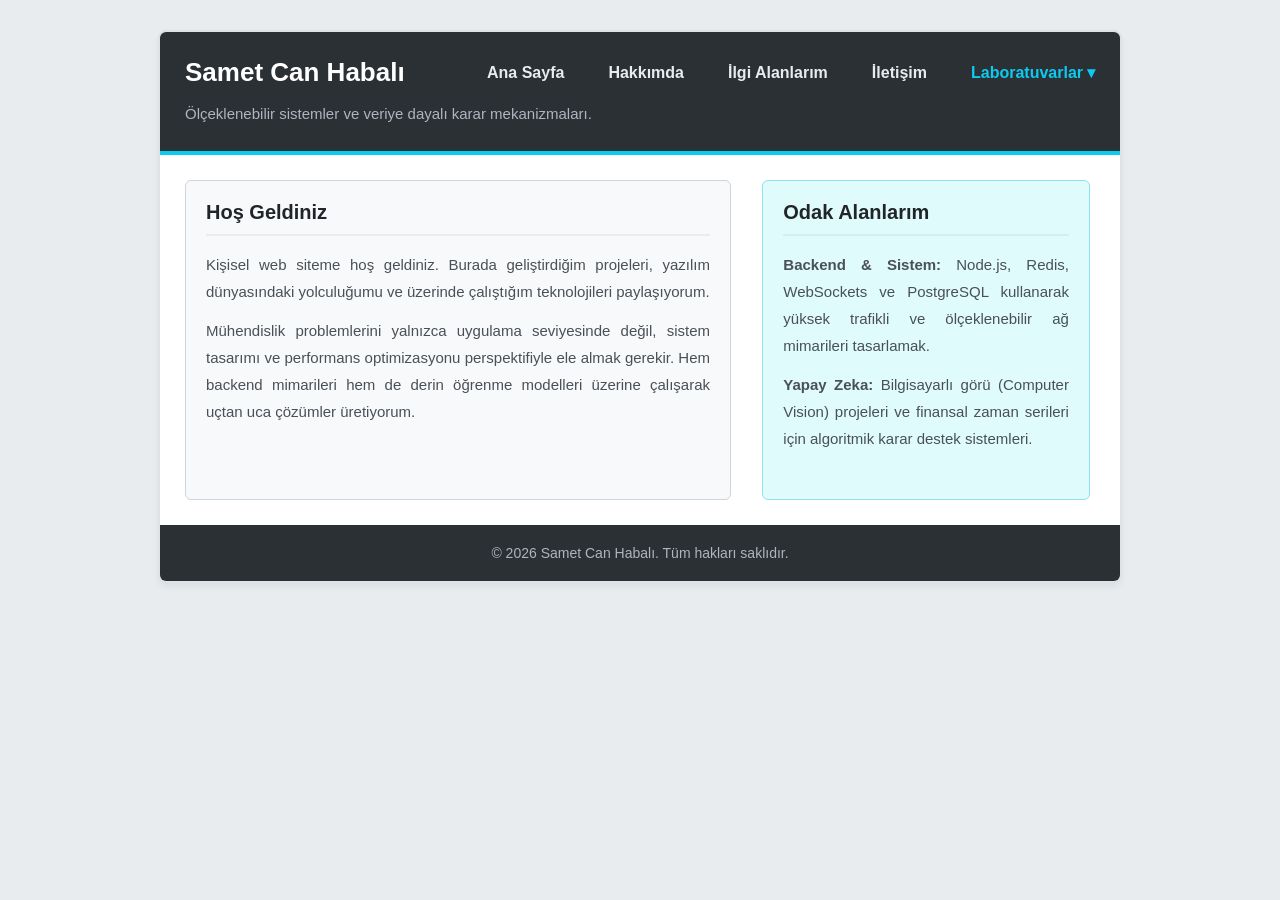
<file: index.html>
<!DOCTYPE html>
<html lang="tr">
<head>
    <meta charset="UTF-8">
    <title>Samet Can Habalı | Ana Sayfa</title>
    <style>
        h1, h2, p, a, li, dt, dd { font-family: 'Segoe UI', Tahoma, Geneva, Verdana, sans-serif; margin: 0; }
        body { background-color: #e9ecef; padding: 30px; margin: 0; }
        .container { width: 960px; margin: 0 auto; background-color: #ffffff; border: 2px solid #dee2e6; border-radius: 8px; box-shadow: 0 4px 6px rgba(0,0,0,0.05); }
        
        header { background-color: #2b3035; color: #ffffff; padding: 25px; border-bottom: 4px solid #0dcaf0; border-top-left-radius: 6px; border-top-right-radius: 6px; }
        header h1 { display: inline-block; font-size: 26px; color: #ffffff; width: 30%; vertical-align: middle; white-space: nowrap; }
        header nav { display: inline-block; width: 68%; text-align: right; vertical-align: middle; white-space: nowrap; }
        header nav ul { list-style: none; margin: 0; padding: 0; }
        header nav ul li { display: inline-block; margin-left: 10px; }
        header nav ul li a { text-decoration: none; color: #e9ecef; padding: 10px 15px; border-radius: 5px; transition: all 0.3s ease; font-weight: bold; }
        header nav ul li a:hover, header nav ul li a.active { background-color: #0dcaf0; color: #2b3035; }
        .header-desc { margin-top: 15px; color: #adb5bd; font-size: 15px; line-height: 1.5; }
        
        main { padding: 25px; }
        .content-box, .sidebar-box { display: inline-block; vertical-align: top; padding: 20px; box-sizing: border-box; border-radius: 6px; min-height: 320px; }
        .content-box { width: 60%; background-color: #f8f9fa; border: 1px solid #ced4da; margin-right: 3%; }
        .sidebar-box { width: 36%; background-color: #e0fbfc; border: 1px solid #90e0ef; }
        .content-box h2, .sidebar-box h2 { font-size: 20px; color: #212529; border-bottom: 2px solid rgba(0,0,0,0.05); padding-bottom: 10px; margin-bottom: 15px; }
        main p { font-size: 15px; color: #495057; line-height: 1.8; text-align: justify; margin-bottom: 12px; }

        /* Gelişmiş Açılır Menü (Dropdown) Stilleri */
        header nav ul li.dropdown { position: relative; display: inline-block; }
        header nav ul li.dropdown .dropdown-content {
            display: none;
            position: absolute;
            background-color: #2b3035;
            min-width: 220px; /* Metinler sığsın diye genişlettik */
            box-shadow: 0px 8px 16px rgba(0,0,0,0.3);
            z-index: 1000;
            top: 100%;
            right: 0; /* Sağa hizalayarak taşmayı önledik */
            border-radius: 5px;
            overflow: hidden;
            border: 1px solid #495057;
        }
        header nav ul li.dropdown:hover .dropdown-content { display: block; }
        header nav ul li.dropdown .dropdown-content a {
            display: block;
            padding: 12px 16px;
            text-align: left;
            border-radius: 0;
            margin: 0;
            border-bottom: 1px solid rgba(255,255,255,0.05); /* Şık bir ayırıcı çizgi */
        }
        header nav ul li.dropdown .dropdown-content a:last-child { border-bottom: none; }
        header nav ul li.dropdown .dropdown-content a:hover {
            background-color: #0dcaf0;
            color: #2b3035;
        }
        
        footer { text-align: center; padding: 20px; background-color: #2b3035; color: #adb5bd; border-bottom-left-radius: 6px; border-bottom-right-radius: 6px; }
        footer p { font-size: 14px; }
    </style>
</head>
<body>
    <div class="container">
        <header>
            <h1>Samet Can Habalı</h1>
            <nav>
                <ul>
                    <li><a href="index.html">Ana Sayfa</a></li>
                    <li><a href="about.html">Hakkımda</a></li>
                    <li><a href="interests.html">İlgi Alanlarım</a></li>
                    <li><a href="contact.html">İletişim</a></li>
                    <li class="dropdown">
                        <a href="javascript:void(0)" style="cursor: pointer; color: #0dcaf0;">Laboratuvarlar ▾</a>
                        <div class="dropdown-content">
                            <a href="flexbox.html">📌 CSS: Flexbox</a>
                            <a href="lab-position.html">📌 CSS: Position</a>
                            <a href="not-hesaplama.html">⚡ JS: Not Hesaplama</a>
                            <a href="birim-donusturucu.html">⚡ JS: Birim Dön.</a>
                            <a href="hafta7.html">🚀 B&JS: Etkinlik Kayıt</a>
                        </div>
                    </li>
                </ul>
            </nav>
            <p class="header-desc">Ölçeklenebilir sistemler ve veriye dayalı karar mekanizmaları.</p>
        </header>
        <main>
            <div class="content-box">
                <h2>Hoş Geldiniz</h2>
                <p>Kişisel web siteme hoş geldiniz. Burada geliştirdiğim projeleri, yazılım dünyasındaki yolculuğumu ve üzerinde çalıştığım teknolojileri paylaşıyorum.</p>
                <p>Mühendislik problemlerini yalnızca uygulama seviyesinde değil, sistem tasarımı ve performans optimizasyonu perspektifiyle ele almak gerekir. Hem backend mimarileri hem de derin öğrenme modelleri üzerine çalışarak uçtan uca çözümler üretiyorum.</p>
            </div>
            <div class="sidebar-box">
                <h2>Odak Alanlarım</h2>
                <p><strong>Backend & Sistem:</strong> Node.js, Redis, WebSockets ve PostgreSQL kullanarak yüksek trafikli ve ölçeklenebilir ağ mimarileri tasarlamak.</p>
                <p><strong>Yapay Zeka:</strong> Bilgisayarlı görü (Computer Vision) projeleri ve finansal zaman serileri için algoritmik karar destek sistemleri.</p>
            </div>
        </main>
        <footer>
            <p>© 2026 Samet Can Habalı. Tüm hakları saklıdır.</p>
        </footer>
    </div>
</body>
</html>
</file>
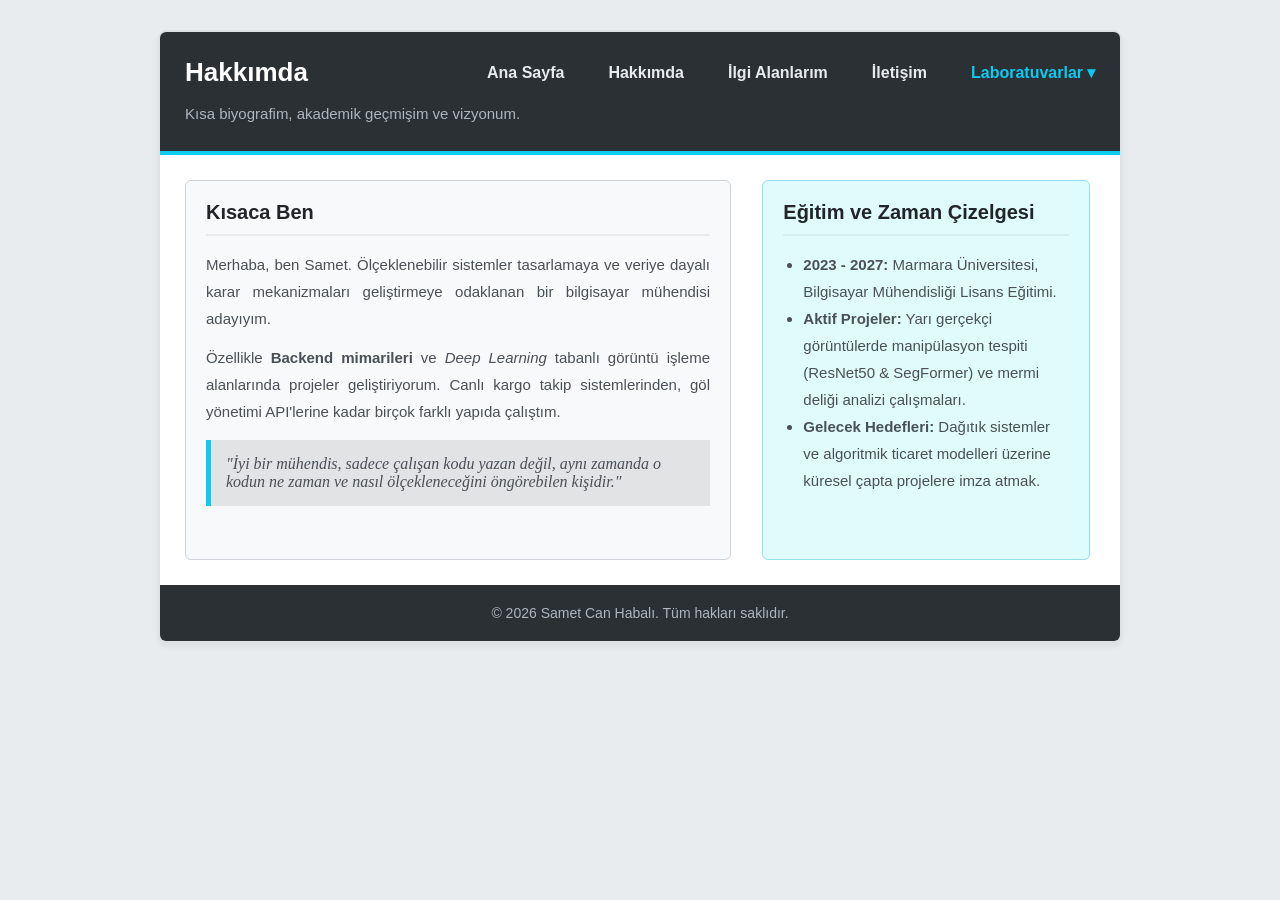
<file: about.html>
<!DOCTYPE html>
<html lang="tr">
<head>
    <meta charset="UTF-8">
    <title>Samet Can Habalı | Hakkımda</title>
    <style>
        /* CSS kodları index.html ile tamamen aynı, dosya boyutunu uzatmamak için buraya kopyaladım */
        h1, h2, p, a, li { font-family: 'Segoe UI', Tahoma, Geneva, Verdana, sans-serif; margin: 0; }
        body { background-color: #e9ecef; padding: 30px; margin: 0; }
        .container { width: 960px; margin: 0 auto; background-color: #ffffff; border: 2px solid #dee2e6; border-radius: 8px; box-shadow: 0 4px 6px rgba(0,0,0,0.05); }
        header { background-color: #2b3035; color: #ffffff; padding: 25px; border-bottom: 4px solid #0dcaf0; border-top-left-radius: 6px; border-top-right-radius: 6px; }
        header h1 { display: inline-block; font-size: 26px; color: #ffffff; width: 30%; vertical-align: middle; white-space: nowrap; }
        header nav { display: inline-block; width: 68%; text-align: right; vertical-align: middle; white-space: nowrap; }
        header nav ul { list-style: none; margin: 0; padding: 0; }
        header nav ul li { display: inline-block; margin-left: 10px; }
        header nav ul li a { text-decoration: none; color: #e9ecef; padding: 10px 15px; border-radius: 5px; transition: all 0.3s ease; font-weight: bold; }
        header nav ul li a:hover, header nav ul li a.active { background-color: #0dcaf0; color: #2b3035; }
        .header-desc { margin-top: 15px; color: #adb5bd; font-size: 15px; line-height: 1.5; }
        main { padding: 25px; }
        .content-box, .sidebar-box { display: inline-block; vertical-align: top; padding: 20px; box-sizing: border-box; border-radius: 6px; min-height: 380px; }
        .content-box { width: 60%; background-color: #f8f9fa; border: 1px solid #ced4da; margin-right: 3%; }
        .sidebar-box { width: 36%; background-color: #e0fbfc; border: 1px solid #90e0ef; }
        .content-box h2, .sidebar-box h2 { font-size: 20px; color: #212529; border-bottom: 2px solid rgba(0,0,0,0.05); padding-bottom: 10px; margin-bottom: 15px; }
        main p { font-size: 15px; color: #495057; line-height: 1.8; text-align: justify; margin-bottom: 12px; }
        blockquote { font-style: italic; background: #e2e3e5; padding: 15px; border-left: 5px solid #0dcaf0; margin: 15px 0; color: #495057; }
        ul.timeline { padding-left: 20px; color: #495057; line-height: 1.8; font-size: 15px; }
        /* Gelişmiş Açılır Menü (Dropdown) Stilleri */
        header nav ul li.dropdown { position: relative; display: inline-block; }
        header nav ul li.dropdown .dropdown-content {
            display: none;
            position: absolute;
            background-color: #2b3035;
            min-width: 220px; /* Metinler sığsın diye genişlettik */
            box-shadow: 0px 8px 16px rgba(0,0,0,0.3);
            z-index: 1000;
            top: 100%;
            right: 0; /* Sağa hizalayarak taşmayı önledik */
            border-radius: 5px;
            overflow: hidden;
            border: 1px solid #495057;
        }
        header nav ul li.dropdown:hover .dropdown-content { display: block; }
        header nav ul li.dropdown .dropdown-content a {
            display: block;
            padding: 12px 16px;
            text-align: left;
            border-radius: 0;
            margin: 0;
            border-bottom: 1px solid rgba(255,255,255,0.05); /* Şık bir ayırıcı çizgi */
        }
        header nav ul li.dropdown .dropdown-content a:last-child { border-bottom: none; }
        header nav ul li.dropdown .dropdown-content a:hover {
            background-color: #0dcaf0;
            color: #2b3035;
        }
        footer { text-align: center; padding: 20px; background-color: #2b3035; color: #adb5bd; border-bottom-left-radius: 6px; border-bottom-right-radius: 6px; }
        footer p { font-size: 14px; }
    </style>
</head>
<body>
    <div class="container">
        <header>
            <h1>Hakkımda</h1>
            <nav>
                <ul>
                    <li><a href="index.html">Ana Sayfa</a></li>
                    <li><a href="about.html">Hakkımda</a></li>
                    <li><a href="interests.html">İlgi Alanlarım</a></li>
                    <li><a href="contact.html">İletişim</a></li>
                    <li class="dropdown">
                        <a href="javascript:void(0)" style="cursor: pointer; color: #0dcaf0;">Laboratuvarlar ▾</a>
                        <div class="dropdown-content">
                            <a href="flexbox.html">📌 CSS: Flexbox</a>
                            <a href="lab-position.html">📌 CSS: Position</a>
                            <a href="not-hesaplama.html">⚡ JS: Not Hesaplama</a>
                            <a href="birim-donusturucu.html">⚡ JS: Birim Dön.</a>
                            <a href="hafta7.html">🚀 B&JS: Etkinlik Kayıt</a>
                        </div>
                    </li>
                </ul>
            </nav>
            <p class="header-desc">Kısa biyografim, akademik geçmişim ve vizyonum.</p>
        </header>
        <main>
            <div class="content-box">
                <h2>Kısaca Ben</h2>
                <p>Merhaba, ben Samet. Ölçeklenebilir sistemler tasarlamaya ve veriye dayalı karar mekanizmaları geliştirmeye odaklanan bir bilgisayar mühendisi adayıyım.</p>
                <p>Özellikle <strong>Backend mimarileri</strong> ve <em>Deep Learning</em> tabanlı görüntü işleme alanlarında projeler geliştiriyorum. Canlı kargo takip sistemlerinden, göl yönetimi API'lerine kadar birçok farklı yapıda çalıştım.</p>
                <blockquote>
                    "İyi bir mühendis, sadece çalışan kodu yazan değil, aynı zamanda o kodun ne zaman ve nasıl ölçekleneceğini öngörebilen kişidir."
                </blockquote>
            </div>
            <div class="sidebar-box">
                <h2>Eğitim ve Zaman Çizelgesi</h2>
                <ul class="timeline">
                    <li><strong>2023 - 2027:</strong> Marmara Üniversitesi, Bilgisayar Mühendisliği Lisans Eğitimi.</li>
                    <li><strong>Aktif Projeler:</strong> Yarı gerçekçi görüntülerde manipülasyon tespiti (ResNet50 & SegFormer) ve mermi deliği analizi çalışmaları.</li>
                    <li><strong>Gelecek Hedefleri:</strong> Dağıtık sistemler ve algoritmik ticaret modelleri üzerine küresel çapta projelere imza atmak.</li>
                </ul>
            </div>
        </main>
        <footer>
            <p>© 2026 Samet Can Habalı. Tüm hakları saklıdır.</p>
        </footer>
    </div>
</body>
</html>
</file>
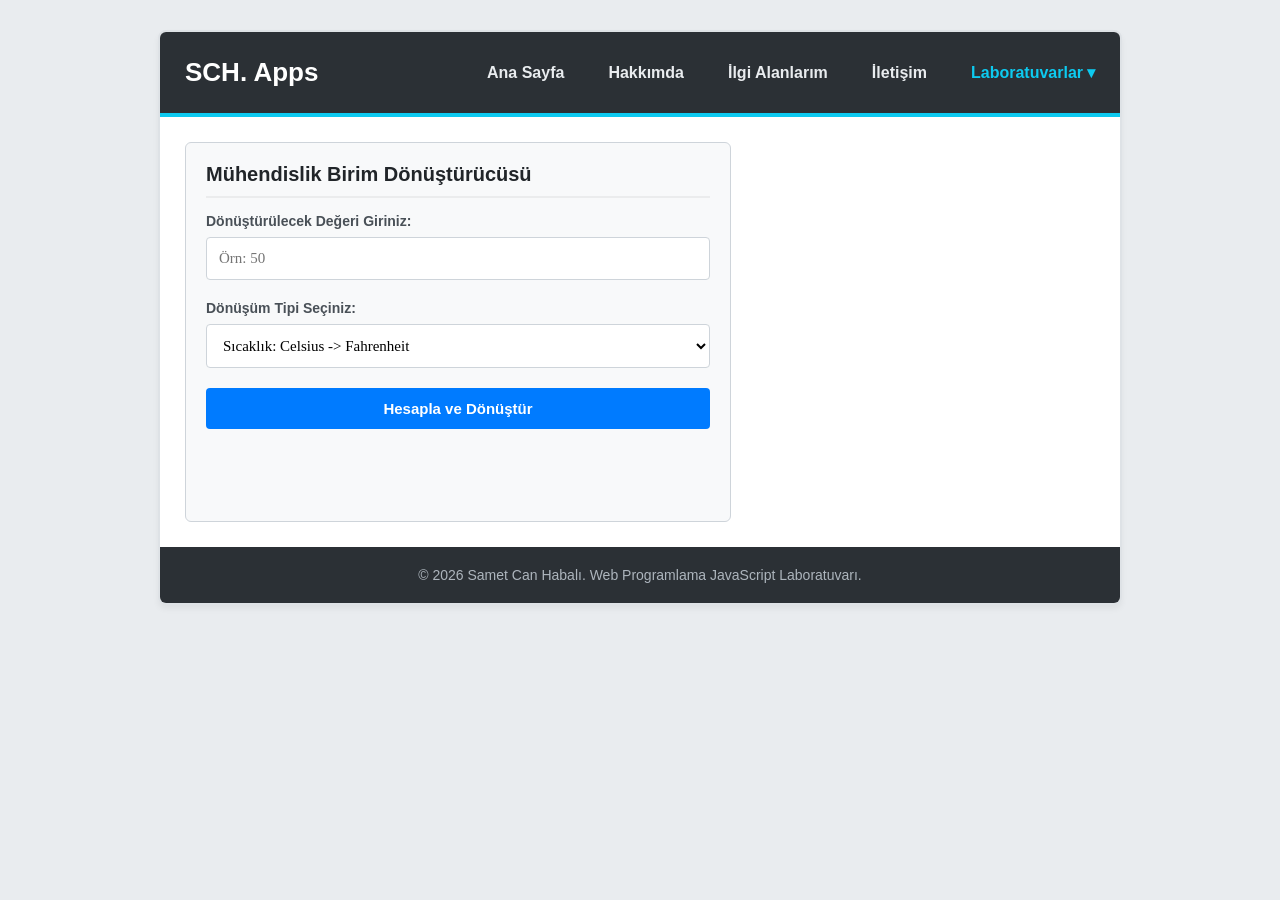
<file: birim-donusturucu.html>
<!DOCTYPE html>
<html lang="tr">
<head>
    <meta charset="UTF-8">
    <title>Birim Dönüştürücü | Samet Can Habalı</title>
    <style>
        /* Standart Site Stilleri (Üstteki dosyayla aynı kalıp) */
        h1, h2, h3, p, a, li, label { font-family: 'Segoe UI', Tahoma, Geneva, Verdana, sans-serif; margin: 0; }
        body { background-color: #e9ecef; padding: 30px; margin: 0; }
        .container { width: 960px; margin: 0 auto; background-color: #ffffff; border: 2px solid #dee2e6; border-radius: 8px; box-shadow: 0 4px 6px rgba(0,0,0,0.05); }
        header { background-color: #2b3035; color: #ffffff; padding: 25px; border-bottom: 4px solid #0dcaf0; border-top-left-radius: 6px; border-top-right-radius: 6px; }
        header h1 { display: inline-block; font-size: 26px; color: #ffffff; width: 30%; vertical-align: middle; white-space: nowrap; }
        header nav { display: inline-block; width: 68%; text-align: right; vertical-align: middle; white-space: nowrap; }
        header nav ul { list-style: none; margin: 0; padding: 0; }
        header nav ul li { display: inline-block; margin-left: 10px; }
        header nav ul li a { text-decoration: none; color: #e9ecef; padding: 10px 15px; border-radius: 5px; transition: all 0.3s ease; font-weight: bold; }
        header nav ul li a:hover { background-color: #0dcaf0; color: #2b3035; }
        
        header nav ul li.dropdown { position: relative; display: inline-block; }
        header nav ul li.dropdown .dropdown-content { display: none; position: absolute; background-color: #2b3035; min-width: 180px; box-shadow: 0px 8px 16px rgba(0,0,0,0.3); z-index: 1000; top: 100%; left: 0; border-radius: 5px; overflow: hidden; }
        header nav ul li.dropdown:hover .dropdown-content { display: block; }
        header nav ul li.dropdown .dropdown-content a { display: block; padding: 12px 16px; text-align: left; border-radius: 0; margin: 0; }
        header nav ul li.dropdown .dropdown-content a:hover { background-color: #0dcaf0; color: #2b3035; }

        main { padding: 25px; }
        .content-box, .sidebar-box { display: inline-block; vertical-align: top; padding: 20px; box-sizing: border-box; border-radius: 6px; min-height: 380px; }
        .content-box { width: 60%; background-color: #f8f9fa; border: 1px solid #ced4da; margin-right: 3%; }
        .sidebar-box { width: 36%; background-color: #e0fbfc; border: 1px solid #90e0ef; }
        .content-box h2, .sidebar-box h2 { font-size: 20px; color: #212529; border-bottom: 2px solid rgba(0,0,0,0.05); padding-bottom: 10px; margin-bottom: 15px; }
        main p { font-size: 15px; color: #495057; line-height: 1.8; text-align: justify; margin-bottom: 12px; }

        /* JS Form Stilleri */
        .app-form label { display: block; margin-bottom: 8px; font-weight: bold; color: #495057; font-size: 14px; }
        .app-form input, .app-form select { width: 100%; padding: 12px; margin-bottom: 20px; border: 1px solid #ced4da; border-radius: 4px; box-sizing: border-box; font-family: inherit; font-size: 15px; background-color: #fff; }
        .btn-submit { width: 100%; padding: 12px; background-color: #007bff; color: white; border: none; border-radius: 4px; font-weight: bold; font-size: 15px; cursor: pointer; transition: 0.3s; }
        .btn-submit:hover { background-color: #0056b3; }
        
        .result-box { display: none; margin-top: 25px; padding: 20px; background-color: #d1ecf1; border: 1px solid #bee5eb; border-radius: 4px; text-align: center; color: #0c5460; font-size: 18px; font-weight: bold; }

        footer { text-align: center; padding: 20px; background-color: #2b3035; color: #adb5bd; border-bottom-left-radius: 6px; border-bottom-right-radius: 6px; font-size: 14px; }
    </style>
</head>
<body>
    <div class="container">
        <header>
            <h1>SCH. Apps</h1>
            <nav>
                <ul>
                    <li><a href="index.html">Ana Sayfa</a></li>
                    <li><a href="about.html">Hakkımda</a></li>
                    <li><a href="interests.html">İlgi Alanlarım</a></li>
                    <li><a href="contact.html">İletişim</a></li>
                    <li class="dropdown">
                        <a href="javascript:void(0)" style="cursor: pointer; color: #0dcaf0;">Laboratuvarlar ▾</a>
                        <div class="dropdown-content">
                            <a href="flexbox.html">📌 CSS: Flexbox</a>
                            <a href="lab-position.html">📌 CSS: Position</a>
                            <a href="not-hesaplama.html">⚡ JS: Not Hesaplama</a>
                            <a href="birim-donusturucu.html">⚡ JS: Birim Dön.</a>
                            <a href="hafta7.html">🚀 B&JS: Etkinlik Kayıt</a>
                        </div>
                    </li>
                </ul>
            </nav>
        </header>
        <main>
            <div class="content-box">
                <h2>Mühendislik Birim Dönüştürücüsü</h2>
                <div class="app-form">
                    <label for="deger">Dönüştürülecek Değeri Giriniz:</label>
                    <input type="number" id="deger" placeholder="Örn: 50">

                    <label for="tip">Dönüşüm Tipi Seçiniz:</label>
                    <select id="tip">
                        <option value="c_to_f">Sıcaklık: Celsius -> Fahrenheit</option>
                        <option value="m_to_km">Uzunluk: Metre -> Kilometre</option>
                        <option value="kg_to_g">Ağırlık: Kilogram -> Gram</option>
                    </select>

                    <button type="button" class="btn-submit" onclick="donustur()">Hesapla ve Dönüştür</button>
                </div>

                <div id="sonucAlani" class="result-box">
                    Sonuç: <span id="sonucDeger">-</span>
                </div>
            </div>
        </main>
        <footer>
            <p>© 2026 Samet Can Habalı. Web Programlama JavaScript Laboratuvarı.</p>
        </footer>
    </div>

    <script>
        function donustur() {
            const deger = parseFloat(document.getElementById("deger").value);
            const tip = document.getElementById("tip").value;

            if(isNaN(deger)) {
                alert("Lütfen hesaplama için sayısal bir değer giriniz.");
                return;
            }

            let sonuc = 0;

            switch(tip) {
                case "c_to_f":
                    sonuc = (deger * 9/5) + 32;
                    break;
                case "m_to_km":
                    sonuc = deger / 1000;
                    break;
                case "kg_to_g":
                    sonuc = deger * 1000;
                    break;
            }

            // JavaScript formatlama ile sayıları şık bir şekilde yazdırır
            document.getElementById("sonucDeger").innerText = sonuc.toLocaleString('tr-TR');
            document.getElementById("sonucAlani").style.display = "block";
        }
    </script>
</body>
</html>
</file>
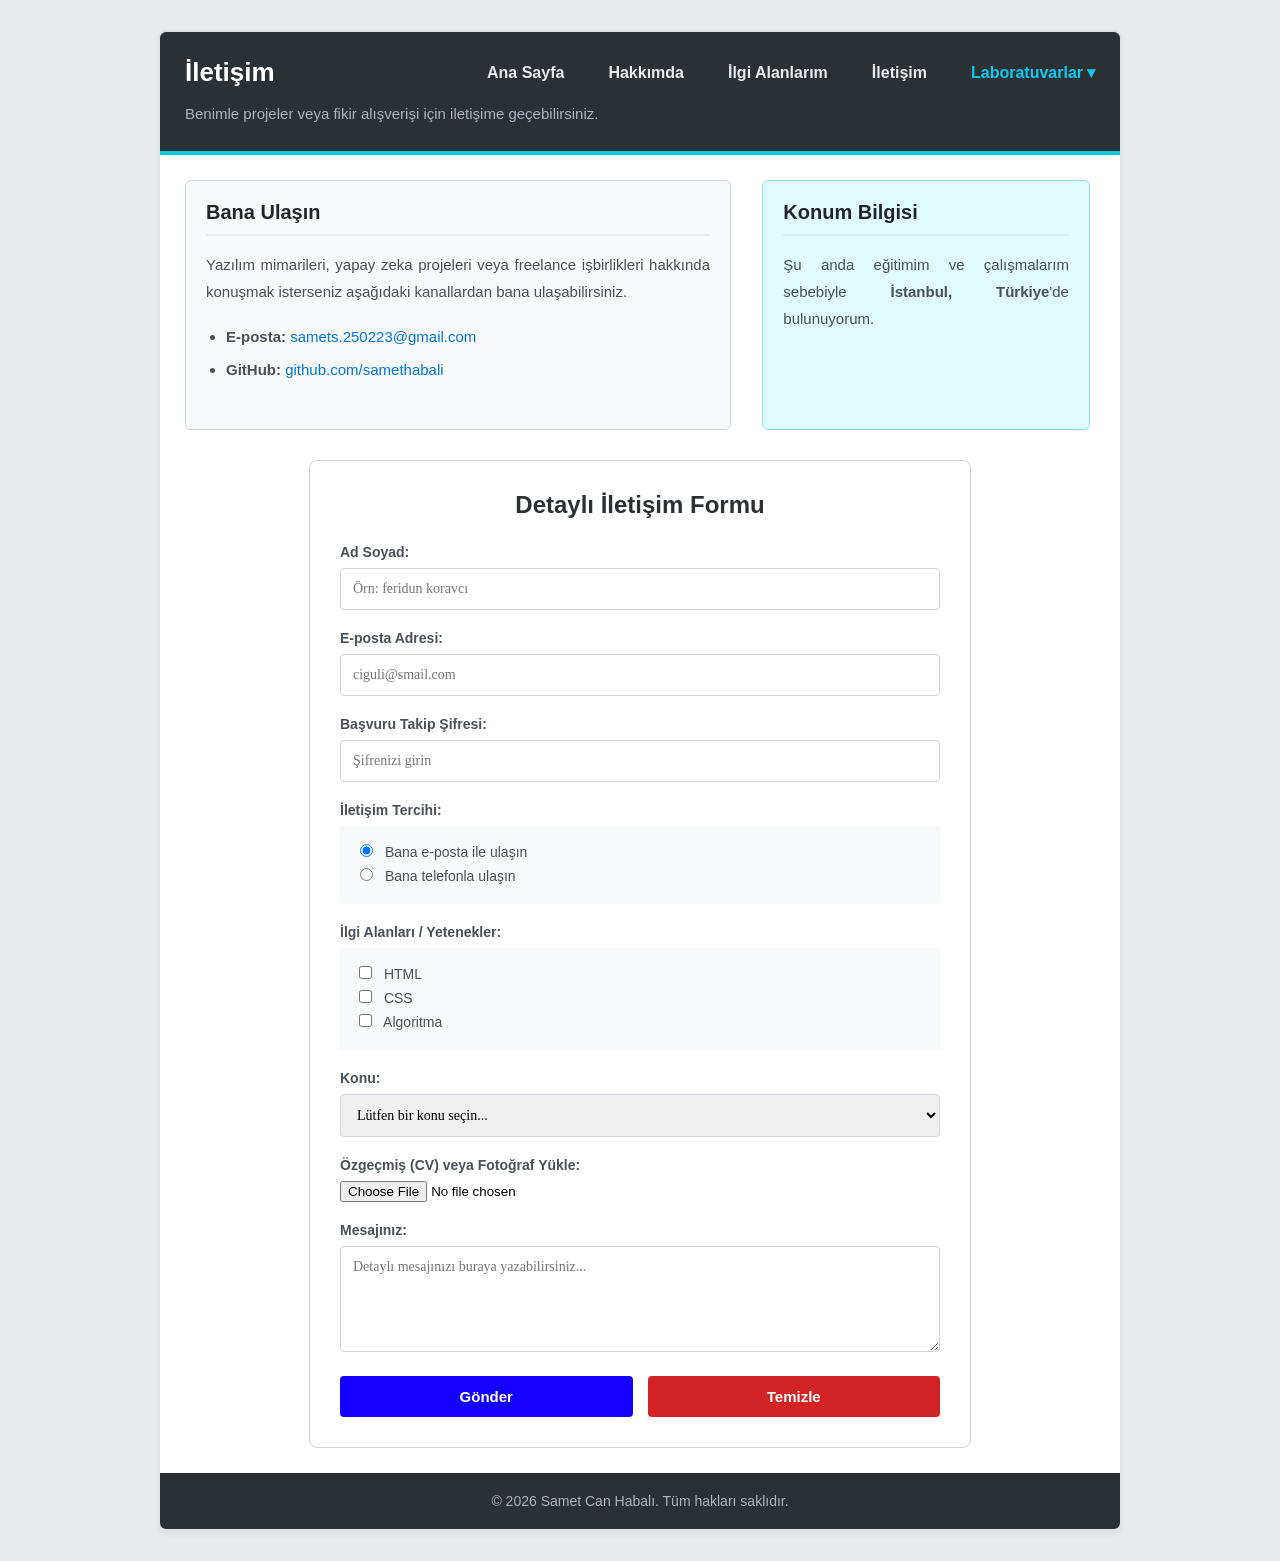
<file: contact.html>
<!DOCTYPE html>
<html lang="tr">
<head>
    <meta charset="UTF-8">
    <title>Samet Can Habalı | İletişim</title>
    <style>
        /* Genel Temel Stiller */
        h1, h2, p, a, li, label { font-family: 'Segoe UI', Tahoma, Geneva, Verdana, sans-serif; margin: 0; }
        body { background-color: #e9ecef; padding: 30px; margin: 0; }
        .container { width: 960px; margin: 0 auto; background-color: #ffffff; border: 2px solid #dee2e6; border-radius: 8px; box-shadow: 0 4px 6px rgba(0,0,0,0.05); }
        
        /* Header ve Navigasyon */
        header { background-color: #2b3035; color: #ffffff; padding: 25px; border-bottom: 4px solid #0dcaf0; border-top-left-radius: 6px; border-top-right-radius: 6px; }
        header h1 { display: inline-block; font-size: 26px; color: #ffffff; width: 30%; vertical-align: middle; white-space: nowrap; }
        header nav { display: inline-block; width: 68%; text-align: right; vertical-align: middle; white-space: nowrap; }
        header nav ul { list-style: none; margin: 0; padding: 0; }
        header nav ul li { display: inline-block; margin-left: 10px; }
        header nav ul li a { text-decoration: none; color: #e9ecef; padding: 10px 15px; border-radius: 5px; transition: all 0.3s ease; font-weight: bold; }
        header nav ul li a:hover, header nav ul li a.active { background-color: #0dcaf0; color: #2b3035; }
        .header-desc { margin-top: 15px; color: #adb5bd; font-size: 15px; line-height: 1.5; }
        
        /* Üst İçerik (Mevcut İletişim Bilgileri) */
        main { padding: 25px; }
        .content-box, .sidebar-box { display: inline-block; vertical-align: top; padding: 20px; box-sizing: border-box; border-radius: 6px; min-height: 250px; margin-bottom: 30px; }
        .content-box { width: 60%; background-color: #f8f9fa; border: 1px solid #ced4da; margin-right: 3%; }
        .sidebar-box { width: 36%; background-color: #e0fbfc; border: 1px solid #90e0ef; }
        .content-box h2, .sidebar-box h2 { font-size: 20px; color: #212529; border-bottom: 2px solid rgba(0,0,0,0.05); padding-bottom: 10px; margin-bottom: 15px; }
        main p { font-size: 15px; color: #495057; line-height: 1.8; text-align: justify; margin-bottom: 12px; }
        ul.contact-list { padding-left: 20px; color: #495057; line-height: 2.2; font-size: 15px; }
        ul.contact-list a { color: #0275d8; text-decoration: none; }
        ul.contact-list a:hover { text-decoration: underline; }

        /* --- YENİ EKLENEN İLETİŞİM FORMU CSS KODLARI --- */
        
        /* 1. Kutu Modeli ve Ortalama */
        .contact-container {
            width: 600px;
            margin: auto;
            padding: 30px;
            border: 1px solid #ced4da;
            border-radius: 8px;
            background-color: #ffffff;
            box-shadow: 0 2px 8px rgba(0,0,0,0);
        }

        .contact-container h2 {
            text-align: center;
            margin-bottom: 25px;
            color: #2b3035;
        }

        .contact-container label {
            display: block;
            font-weight: bold;
            color: #495057;
            margin-bottom: 8px;
            font-size: 14px;
        }

        /* 4. Çoklu Seçici ile Girdi Alanları */
        .contact-container input[type="text"],
        .contact-container input[type="email"],
        .contact-container input[type="password"],  
        .contact-container select,
        .contact-container textarea {
            width: 100%;
            padding: 12px;
            margin-bottom: 20px;
            border: 1px solid #ced4da;
            border-radius: 4px;
            box-sizing: border-box;
            font-family: inherit;
            font-size: 14px;
        }

        
        .contact-container .radio-group,
        .contact-container .checkbox-group {
            background-color: #f8f9fa;
            padding: 15px;
            border-radius: 4px;
            margin-bottom: 20px;
        }

        .contact-container .radio-group label,
        .contact-container .checkbox-group label {
            display: block;
            font-weight: normal;
            margin-bottom: 5px;
            cursor: pointer;
        }

        .contact-container input[type="radio"],
        .contact-container input[type="checkbox"] {
            margin-right: 8px;
        }

        .contact-container input[type="file"] {
            margin-bottom: 20px;
            display: block;
        }

        /* 5. Buton Tasarımları */
        .form-buttons {
            display: flex;
            gap: 15px;
        }

        .btn-submit, .btn-reset {
            border: none;
            padding: 12px 20px;
            border-radius: 4px;
            font-weight: bold;
            font-size: 15px;
            cursor: pointer;
            flex: 1; /* Butonların yan yana eşit genişlikte olmasını sağlar */
            color: #ffffff;
        }

        .btn-submit {
            background-color: #1500ff; /* Mavi */
        }

        .btn-submit:hover {
            background-color: #002cc9;
        }

        .btn-reset {
            background-color: #d12323; /* Kırmızı */
        }

        .btn-reset:hover {
            background-color: #d42347;
        }

        /* Gelişmiş Açılır Menü (Dropdown) Stilleri */
        header nav ul li.dropdown { position: relative; display: inline-block; }
        header nav ul li.dropdown .dropdown-content {
            display: none;
            position: absolute;
            background-color: #2b3035;
            min-width: 220px; /* Metinler sığsın diye genişlettik */
            box-shadow: 0px 8px 16px rgba(0,0,0,0.3);
            z-index: 1000;
            top: 100%;
            right: 0; /* Sağa hizalayarak taşmayı önledik */
            border-radius: 5px;
            overflow: hidden;
            border: 1px solid #495057;
        }
        header nav ul li.dropdown:hover .dropdown-content { display: block; }
        header nav ul li.dropdown .dropdown-content a {
            display: block;
            padding: 12px 16px;
            text-align: left;
            border-radius: 0;
            margin: 0;
            border-bottom: 1px solid rgba(255,255,255,0.05); /* Şık bir ayırıcı çizgi */
        }
        header nav ul li.dropdown .dropdown-content a:last-child { border-bottom: none; }
        header nav ul li.dropdown .dropdown-content a:hover {
            background-color: #0dcaf0;
            color: #2b3035;
        }

        /* Footer */
        footer { text-align: center; padding: 20px; background-color: #2b3035; color: #adb5bd; border-bottom-left-radius: 6px; border-bottom-right-radius: 6px; }
        footer p { font-size: 14px; }
    </style>
</head>
<body>
    <div class="container">
        <header>
            <h1>İletişim</h1>
            <nav>
                <ul>
                    <li><a href="index.html">Ana Sayfa</a></li>
                    <li><a href="about.html">Hakkımda</a></li>
                    <li><a href="interests.html">İlgi Alanlarım</a></li>
                    <li><a href="contact.html">İletişim</a></li>
                    <li class="dropdown">
                        <a href="javascript:void(0)" style="cursor: pointer; color: #0dcaf0;">Laboratuvarlar ▾</a>
                        <div class="dropdown-content">
                            <a href="flexbox.html">📌 CSS: Flexbox</a>
                            <a href="lab-position.html">📌 CSS: Position</a>
                            <a href="not-hesaplama.html">⚡ JS: Not Hesaplama</a>
                            <a href="birim-donusturucu.html">⚡ JS: Birim Dön.</a>
                            <a href="hafta7.html">🚀 B&JS: Etkinlik Kayıt</a>
                        </div>
                    </li>
                </ul>
            </nav>
            <p class="header-desc">Benimle projeler veya fikir alışverişi için iletişime geçebilirsiniz.</p>
        </header>
        
        <main>
            <div class="content-box">
                <h2>Bana Ulaşın</h2>
                <p>Yazılım mimarileri, yapay zeka projeleri veya freelance işbirlikleri hakkında konuşmak isterseniz aşağıdaki kanallardan bana ulaşabilirsiniz.</p>
                <ul class="contact-list">
                    <li><strong>E-posta:</strong> <a href="mailto:samets.250223@gmail.com">samets.250223@gmail.com</a></li>
                    <li><strong>GitHub:</strong> <a href="https://github.com/samethabali" target="_blank">github.com/samethabali</a></li>
                </ul>
            </div>
            <div class="sidebar-box">
                <h2>Konum Bilgisi</h2>
                <p>Şu anda eğitimim ve çalışmalarım sebebiyle <strong>İstanbul, Türkiye</strong>'de bulunuyorum.</p>
            </div>

            <div class="contact-container">
                <h2>Detaylı İletişim Formu</h2>
                
                <form action="#" method="POST">
                    
                    <label for="adsoyad">Ad Soyad:</label>
                    <input type="text" id="adsoyad" name="adsoyad" placeholder="Örn: feridun koravcı" required>

                    <label for="eposta">E-posta Adresi:</label>
                    <input type="email" id="eposta" name="eposta" placeholder="ciguli@smail.com" required>

                    <label for="sifre">Başvuru Takip Şifresi:</label>
                    <input type="password" id="sifre" name="sifre" placeholder="Şifrenizi girin">

                    <label>İletişim Tercihi:</label>
                    <div class="radio-group">
                        <label><input type="radio" name="iletisim_tercihi" value="eposta" checked> Bana e-posta ile ulaşın</label>
                        <label><input type="radio" name="iletisim_tercihi" value="telefon"> Bana telefonla ulaşın</label>
                    </div>

                    <label>İlgi Alanları / Yetenekler:</label>
                    <div class="checkbox-group">
                        <label><input type="checkbox" name="yetenek" value="html"> HTML</label>
                        <label><input type="checkbox" name="yetenek" value="css"> CSS</label>
                        <label><input type="checkbox" name="yetenek" value="algoritma"> Algoritma</label>
                    </div>

                    <label for="konu">Konu:</label>
                    <select id="konu" name="konu">
                        <option value="" disabled selected>Lütfen bir konu seçin...</option>
                        <option value="is_teklifi">İş Teklifi</option>
                        <option value="soru">Soru</option>
                        <option value="geri_bildirim">Geri Bildirim</option>
                    </select>

                    <label for="dosya">Özgeçmiş (CV) veya Fotoğraf Yükle:</label>
                    <input type="file" id="dosya" name="dosya">

                    <label for="mesaj">Mesajınız:</label>
                    <textarea id="mesaj" name="mesaj" rows="5" placeholder="Detaylı mesajınızı buraya yazabilirsiniz..."></textarea>

                    <div class="form-buttons">
                        <button type="submit" class="btn-submit">Gönder</button>
                        <button type="reset" class="btn-reset">Temizle</button>
                    </div>

                </form>
            </div>
            </main>
        
        <footer>
            <p>© 2026 Samet Can Habalı. Tüm hakları saklıdır.</p>
        </footer>
    </div>
</body>
</html>
</file>
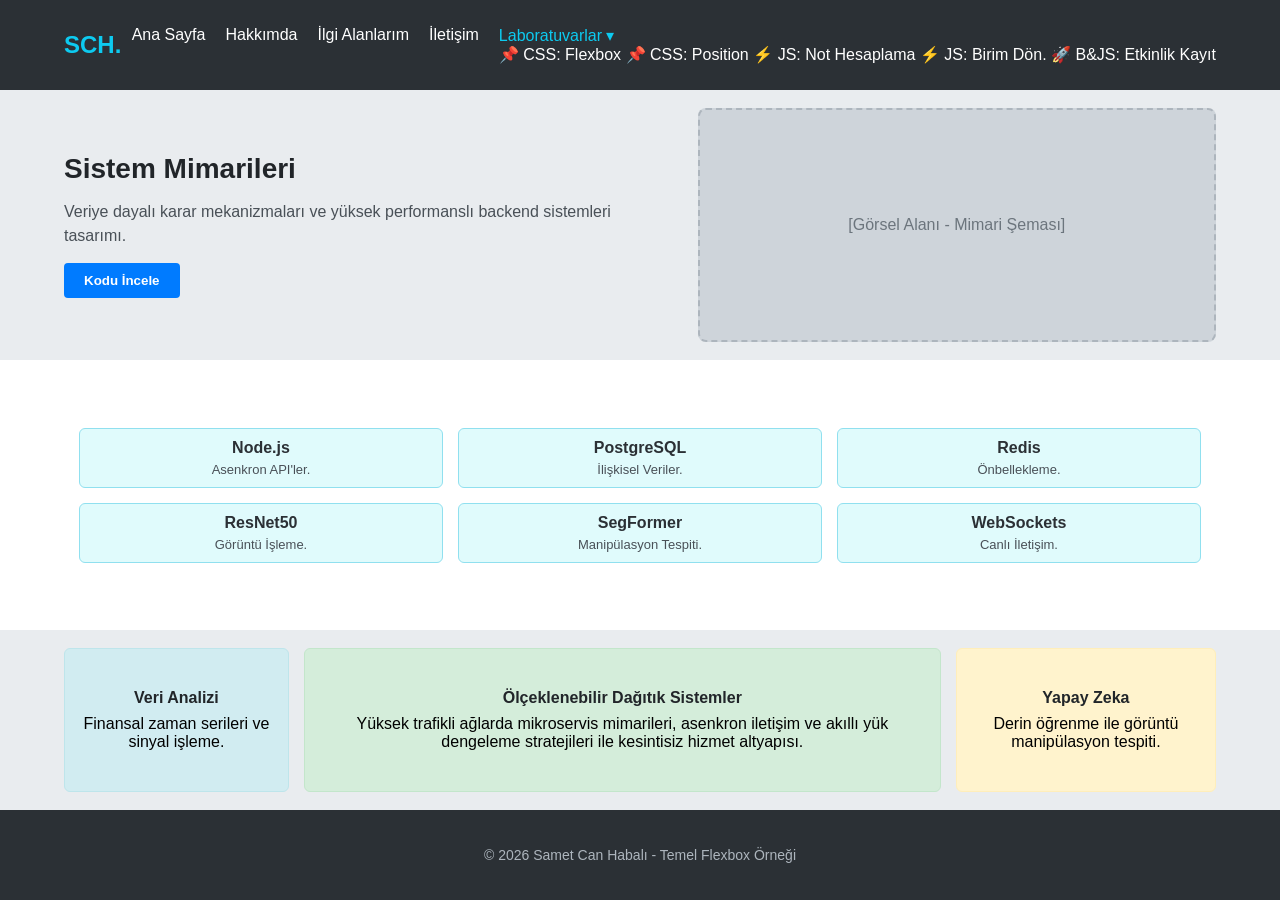
<file: flexbox.html>
<!DOCTYPE html>
<html lang="tr">
<head>
    <meta charset="UTF-8">
    <meta name="viewport" content="width=device-width, initial-scale=1.0">
    <title>Flexbox Ödevi | Samet Can Habalı</title>
    <style>
        /* Temel Sıfırlama */
        * {
            margin: 0;
            padding: 0;
            box-sizing: border-box;
            font-family: 'Segoe UI', Tahoma, Geneva, Verdana, sans-serif;
        }

        /* 1) ANA KAPSAYICI - Zorunlu 100vh ve flex column */
        .wrapper {
            display: flex;
            flex-direction: column; /* Dikey yerleşim kuralı*/
            height: 100vh; /* Ekran yüksekliğine sığma kuralı */
            background-color: #f8f9fa;
            overflow: hidden;
        }

        .navbar {
            height: 10vh; 
            display: flex;
            justify-content: space-between; 
            align-items: center;
            background-color: #2b3035;
            color: white;
            padding: 0 5vw;
        }

        .navbar .logo {
            font-size: 24px;
            font-weight: bold;
            color: #0dcaf0;
        }

        .nav-links {
            display: flex;
            list-style: none;
            gap: 20px;
        }

        .nav-links a {
            color: white;
            text-decoration: none;
            font-weight: 500;
            transition: color 0.3s;
        }

        .nav-links a:hover {
            color: #0dcaf0;
        }

        /* 3) HERO BÖLÜMÜ (30vh) */
        .hero {
            height: 30vh; /* Yükseklik kuralı */
            display: flex;
            flex-direction: row; 
            justify-content: space-between;
            align-items: stretch;
            padding: 2vh 5vw;
            background-color: #e9ecef;
            gap: 20px;
        }

        .hero-text {
            flex-basis: 50%;
            display: flex;
            flex-direction: column;
            justify-content: center;
            gap: 15px;
        }

        .hero-text h1 { color: #212529; font-size: 28px; }
        .hero-text p { color: #495057; font-size: 16px; line-height: 1.5; }

        .btn-primary {
            padding: 10px 20px;
            background-color: #007bff;
            color: white;
            border: none;
            border-radius: 4px;
            font-weight: bold;
            cursor: pointer;
            width: fit-content;
        }

        .hero-image {
            flex-basis: 45%;
            background-color: #ced4da;
            border: 2px dashed #adb5bd;
            border-radius: 8px;
            display: flex;
            justify-content: center;
            align-items: center;
            color: #6c757d;
        }

        /* 4) KARTLAR BÖLÜMÜ (30vh) */
        .cards-section {
            height: 30vh; 
            display: flex; 
            flex-wrap: wrap;
            justify-content: center;
            align-content: center;
            gap: 15px; 
            padding: 2vh 5vw;
            background-color: #ffffff;
        }

        .card {
            background-color: #e0fbfc;
            border: 1px solid #90e0ef;
            border-radius: 6px;
            padding: 10px;
            width: calc(33.333% - 20px); /* 6 kart sığacak şekilde ayarlama*/
            text-align: center;
            display: flex;
            flex-direction: column;
            justify-content: center;
        }

        .card h3 { font-size: 16px; margin-bottom: 5px; color: #2b3035; }
        .card p { font-size: 13px; color: #495057; }

        /* 5) FLEX GROW UYGULAMASI (20vh) */
        .flex-grow-section {
            height: 20vh; 
            display: flex;
            align-items: stretch;
            gap: 15px;
            padding: 2vh 5vw;
            background-color: #e9ecef;
        }

        .grow-box {
            border-radius: 6px;
            display: flex;
            flex-direction: column;
            justify-content: center;
            align-items: center;
            text-align: center;
            padding: 15px;
        }

        /* Zorunlu flex-grow: 1-2-1 kuralı  */
        .box-1 {
            background-color: #d1ecf1;
            border: 1px solid #bee5eb;
            flex-grow: 1;
        }

        .box-2 {
            background-color: #d4edda;
            border: 1px solid #c3e6cb;
            flex-grow: 2; 
        }

        .box-3 {
            background-color: #fff3cd;
            border: 1px solid #ffeeba;
            flex-grow: 1; 
        }

        .grow-box h4 { margin-bottom: 8px; color: #212529; }

        /* Gelişmiş Açılır Menü (Dropdown) Stilleri */
        header nav ul li.dropdown { position: relative; display: inline-block; }
        header nav ul li.dropdown .dropdown-content {
            display: none;
            position: absolute;
            background-color: #2b3035;
            min-width: 220px; /* Metinler sığsın diye genişlettik */
            box-shadow: 0px 8px 16px rgba(0,0,0,0.3);
            z-index: 1000;
            top: 100%;
            right: 0; /* Sağa hizalayarak taşmayı önledik */
            border-radius: 5px;
            overflow: hidden;
            border: 1px solid #495057;
        }
        header nav ul li.dropdown:hover .dropdown-content { display: block; }
        header nav ul li.dropdown .dropdown-content a {
            display: block;
            padding: 12px 16px;
            text-align: left;
            border-radius: 0;
            margin: 0;
            border-bottom: 1px solid rgba(255,255,255,0.05); /* Şık bir ayırıcı çizgi */
        }
        header nav ul li.dropdown .dropdown-content a:last-child { border-bottom: none; }
        header nav ul li.dropdown .dropdown-content a:hover {
            background-color: #0dcaf0;
            color: #2b3035;
        }

        /* 6) FOOTER (10vh) */
        .footer {
            height: 10vh; 
            display: flex;
            justify-content: center; 
            align-items: center; 
            background-color: #2b3035;
            color: #adb5bd;
            font-size: 14px;
        }
    </style>
</head>
<body>

    <div class="wrapper">

        <nav class="navbar">
            <div class="logo">SCH.</div>
            <ul class="nav-links">
                <li><a href="index.html">Ana Sayfa</a></li>
                <li><a href="about.html">Hakkımda</a></li>
                <li><a href="interests.html">İlgi Alanlarım</a></li>
                <li><a href="contact.html">İletişim</a></li>
                <li class="dropdown">
                    <a href="javascript:void(0)" style="cursor: pointer; color: #0dcaf0;">Laboratuvarlar ▾</a>
                    <div class="dropdown-content">
                        <a href="flexbox.html">📌 CSS: Flexbox</a>
                        <a href="lab-position.html">📌 CSS: Position</a>
                        <a href="not-hesaplama.html">⚡ JS: Not Hesaplama</a>
                        <a href="birim-donusturucu.html">⚡ JS: Birim Dön.</a>
                        <a href="hafta7.html">🚀 B&JS: Etkinlik Kayıt</a>
                    </div>
                </li>
            </ul>
        </nav>

        <section class="hero">
            <div class="hero-text">
                <h1>Sistem Mimarileri</h1>
                <p>Veriye dayalı karar mekanizmaları ve yüksek performanslı backend sistemleri tasarımı.</p>
                <button class="btn-primary">Kodu İncele</button>
            </div>
            <div class="hero-image">
                <span>[Görsel Alanı - Mimari Şeması]</span>
            </div>
        </section>

        <section class="cards-section">
            <div class="card">
                <h3>Node.js</h3>
                <p>Asenkron API'ler.</p>
            </div>
            <div class="card">
                <h3>PostgreSQL</h3>
                <p>İlişkisel Veriler.</p>
            </div>
            <div class="card">
                <h3>Redis</h3>
                <p>Önbellekleme.</p>
            </div>
            <div class="card">
                <h3>ResNet50</h3>
                <p>Görüntü İşleme.</p>
            </div>
            <div class="card">
                <h3>SegFormer</h3>
                <p>Manipülasyon Tespiti.</p>
            </div>
            <div class="card">
                <h3>WebSockets</h3>
                <p>Canlı İletişim.</p>
            </div>
        </section>

        <section class="flex-grow-section">
            <div class="grow-box box-1">
                <h4>Veri Analizi</h4>
                <p>Finansal zaman serileri ve sinyal işleme.</p>
            </div>
            <div class="grow-box box-2">
                <h4>Ölçeklenebilir Dağıtık Sistemler</h4>
                <p>Yüksek trafikli ağlarda mikroservis mimarileri, asenkron iletişim ve akıllı yük dengeleme stratejileri ile kesintisiz hizmet altyapısı.</p>
            </div>
            <div class="grow-box box-3">
                <h4>Yapay Zeka</h4>
                <p>Derin öğrenme ile görüntü manipülasyon tespiti.</p>
            </div>
        </section>

        <footer class="footer">
            <p>© 2026 Samet Can Habalı - Temel Flexbox Örneği</p>
        </footer>

    </div>

</body>
</html>
</file>
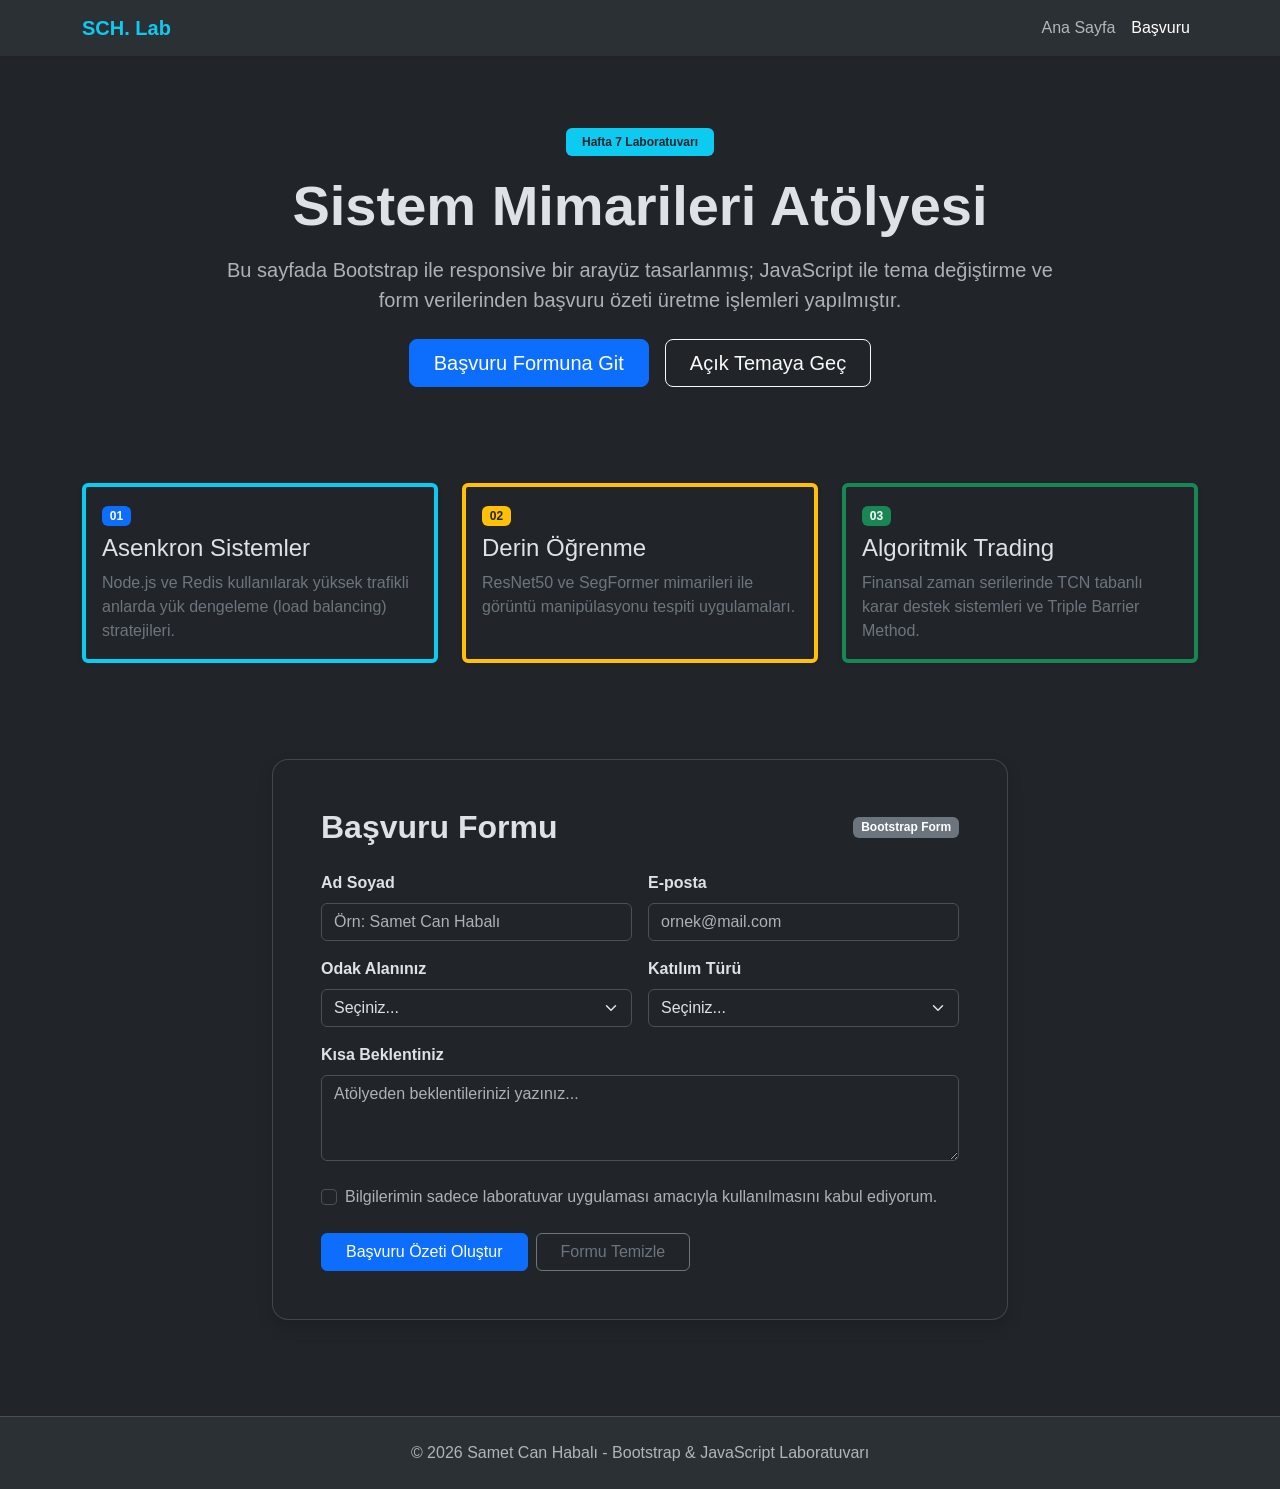
<file: hafta7.html>
<!DOCTYPE html>
<html lang="tr">
<head>
    <meta charset="UTF-8">
    <meta name="viewport" content="width=device-width, initial-scale=1.0">
    <title>Etkinlik Kayıt | Samet Can Habalı</title>
    
    <link href="https://cdn.jsdelivr.net/npm/bootstrap@5.3.3/dist/css/bootstrap.min.css" rel="stylesheet">
    
    <link rel="stylesheet" href="styles/hafta7.css">
</head>
<body data-bs-theme="dark">

    <nav class="navbar navbar-expand-lg bg-body-tertiary shadow-sm">
        <div class="container">
            <a class="navbar-brand fw-bold text-info" href="index.html">SCH. Lab</a>
            <button class="navbar-toggler" type="button" data-bs-toggle="collapse" data-bs-target="#navbarNav">
                <span class="navbar-toggler-icon"></span>
            </button>
            <div class="collapse navbar-collapse justify-content-end" id="navbarNav">
                <ul class="navbar-nav">
                    <li class="nav-item"><a class="nav-link" href="index.html">Ana Sayfa</a></li>
                    <li class="nav-item"><a class="nav-link active" href="#basvuruFormu">Başvuru</a></li>
                </ul>
            </div>
        </div>
    </nav>

    <header class="container py-5 mt-4 text-center">
        <span class="badge bg-info text-dark mb-3 px-3 py-2">Hafta 7 Laboratuvarı</span>
        <h1 class="display-4 fw-bold mb-3">Sistem Mimarileri Atölyesi</h1>
        <p class="lead text-muted mb-4 w-75 mx-auto">Bu sayfada Bootstrap ile responsive bir arayüz tasarlanmış; JavaScript ile tema değiştirme ve form verilerinden başvuru özeti üretme işlemleri yapılmıştır.</p>
        <div class="d-flex justify-content-center gap-3">
            <a href="#formBolumu" class="btn btn-primary btn-lg px-4">Başvuru Formuna Git</a>
            <button id="btnTemaDegistir" class="btn btn-outline-light btn-lg px-4">Açık Temaya Geç</button>
        </div>
    </header>

    <section class="container py-5">
        <div class="row g-4">
            <div class="col-md-4">
                <div class="card h-100 shadow-sm border-info border-top border-4">
                    <div class="card-body">
                        <span class="badge bg-primary mb-2">01</span>
                        <h4 class="card-title">Asenkron Sistemler</h4>
                        <p class="card-text text-secondary">Node.js ve Redis kullanılarak yüksek trafikli anlarda yük dengeleme (load balancing) stratejileri.</p>
                    </div>
                </div>
            </div>
            <div class="col-md-4">
                <div class="card h-100 shadow-sm border-warning border-top border-4">
                    <div class="card-body">
                        <span class="badge bg-warning text-dark mb-2">02</span>
                        <h4 class="card-title">Derin Öğrenme</h4>
                        <p class="card-text text-secondary">ResNet50 ve SegFormer mimarileri ile görüntü manipülasyonu tespiti uygulamaları.</p>
                    </div>
                </div>
            </div>
            <div class="col-md-4">
                <div class="card h-100 shadow-sm border-success border-top border-4">
                    <div class="card-body">
                        <span class="badge bg-success mb-2">03</span>
                        <h4 class="card-title">Algoritmik Trading</h4>
                        <p class="card-text text-secondary">Finansal zaman serilerinde TCN tabanlı karar destek sistemleri ve Triple Barrier Method.</p>
                    </div>
                </div>
            </div>
        </div>
    </section>

    <section id="formBolumu" class="container py-5 mb-5">
        <div class="row justify-content-center">
            <div class="col-lg-8">
                <div class="card shadow rounded-4 p-4 p-md-5">
                    <div class="d-flex justify-content-between align-items-center mb-4">
                        <h2 class="fw-bold mb-0">Başvuru Formu</h2>
                        <span class="badge bg-secondary">Bootstrap Form</span>
                    </div>
                    
                    <div id="uyariMesaji" class="alert alert-danger d-none" role="alert">
                        Lütfen tüm zorunlu alanları doldurunuz!
                    </div>

                    <form id="basvuruFormu">
                        <div class="row g-3 mb-3">
                            <div class="col-md-6">
                                <label for="adSoyad" class="form-label fw-bold">Ad Soyad</label>
                                <input type="text" class="form-control" id="adSoyad" placeholder="Örn: Samet Can Habalı">
                            </div>
                            <div class="col-md-6">
                                <label for="email" class="form-label fw-bold">E-posta</label>
                                <input type="email" class="form-control" id="email" placeholder="ornek@mail.com">
                            </div>
                        </div>

                        <div class="row g-3 mb-3">
                            <div class="col-md-6">
                                <label for="ilgiAlani" class="form-label fw-bold">Odak Alanınız</label>
                                <select class="form-select" id="ilgiAlani">
                                    <option value="" selected disabled>Seçiniz...</option>
                                    <option value="Backend ve Sistem Tasarımı">Backend ve Sistem Tasarımı</option>
                                    <option value="Yapay Zeka ve Görüntü İşleme">Yapay Zeka ve Görüntü İşleme</option>
                                    <option value="Finansal Algoritmalar">Finansal Algoritmalar</option>
                                </select>
                            </div>
                            <div class="col-md-6">
                                <label for="katilimTuru" class="form-label fw-bold">Katılım Türü</label>
                                <select class="form-select" id="katilimTuru">
                                    <option value="" selected disabled>Seçiniz...</option>
                                    <option value="Yüz Yüze">Yüz Yüze (Kampüs)</option>
                                    <option value="Online">Online (Canlı Yayın)</option>
                                </select>
                            </div>
                        </div>

                        <div class="mb-4">
                            <label for="mesaj" class="form-label fw-bold">Kısa Beklentiniz</label>
                            <textarea class="form-control" id="mesaj" rows="3" placeholder="Atölyeden beklentilerinizi yazınız..."></textarea>
                        </div>

                        <div class="form-check mb-4">
                            <input class="form-check-input" type="checkbox" id="onayCheck">
                            <label class="form-check-label text-muted" for="onayCheck">
                                Bilgilerimin sadece laboratuvar uygulaması amacıyla kullanılmasını kabul ediyorum.
                            </label>
                        </div>

                        <div class="d-flex gap-2">
                            <button type="submit" class="btn btn-primary px-4">Başvuru Özeti Oluştur</button>
                            <button type="reset" class="btn btn-outline-secondary px-4">Formu Temizle</button>
                        </div>
                    </form>

                    <div id="sonucAlani" class="mt-5 d-none">
                        <hr class="mb-4">
                        <div class="alert alert-success mb-3">✅ Başvurunuz başarıyla simüle edildi! İşte özetiniz:</div>
                        <div class="bg-body-tertiary p-4 rounded-3 border">
                            <h5 class="fw-bold text-info mb-3">Katılımcı Özeti</h5>
                            <p class="mb-1"><strong>Ad Soyad:</strong> <span id="ozetAd">-</span></p>
                            <p class="mb-1"><strong>E-posta:</strong> <span id="ozetEmail">-</span></p>
                            <p class="mb-1"><strong>Odak Alanı:</strong> <span id="ozetIlgi">-</span></p>
                            <p class="mb-1"><strong>Katılım:</strong> <span id="ozetKatilim">-</span></p>
                            <p class="mb-0 mt-2 text-muted fst-italic">"<span id="ozetMesaj">-</span>"</p>
                        </div>
                    </div>

                </div>
            </div>
        </div>
    </section>

    <footer class="bg-body-tertiary text-center py-4 border-top">
        <div class="container text-muted">
            <p class="mb-0">© 2026 Samet Can Habalı - Bootstrap & JavaScript Laboratuvarı</p>
        </div>
    </footer>

    <script src="https://cdn.jsdelivr.net/npm/bootstrap@5.3.3/dist/js/bootstrap.bundle.min.js"></script>
    <script src="scripts/hafta7.js"></script>
</body>
</html>
</file>
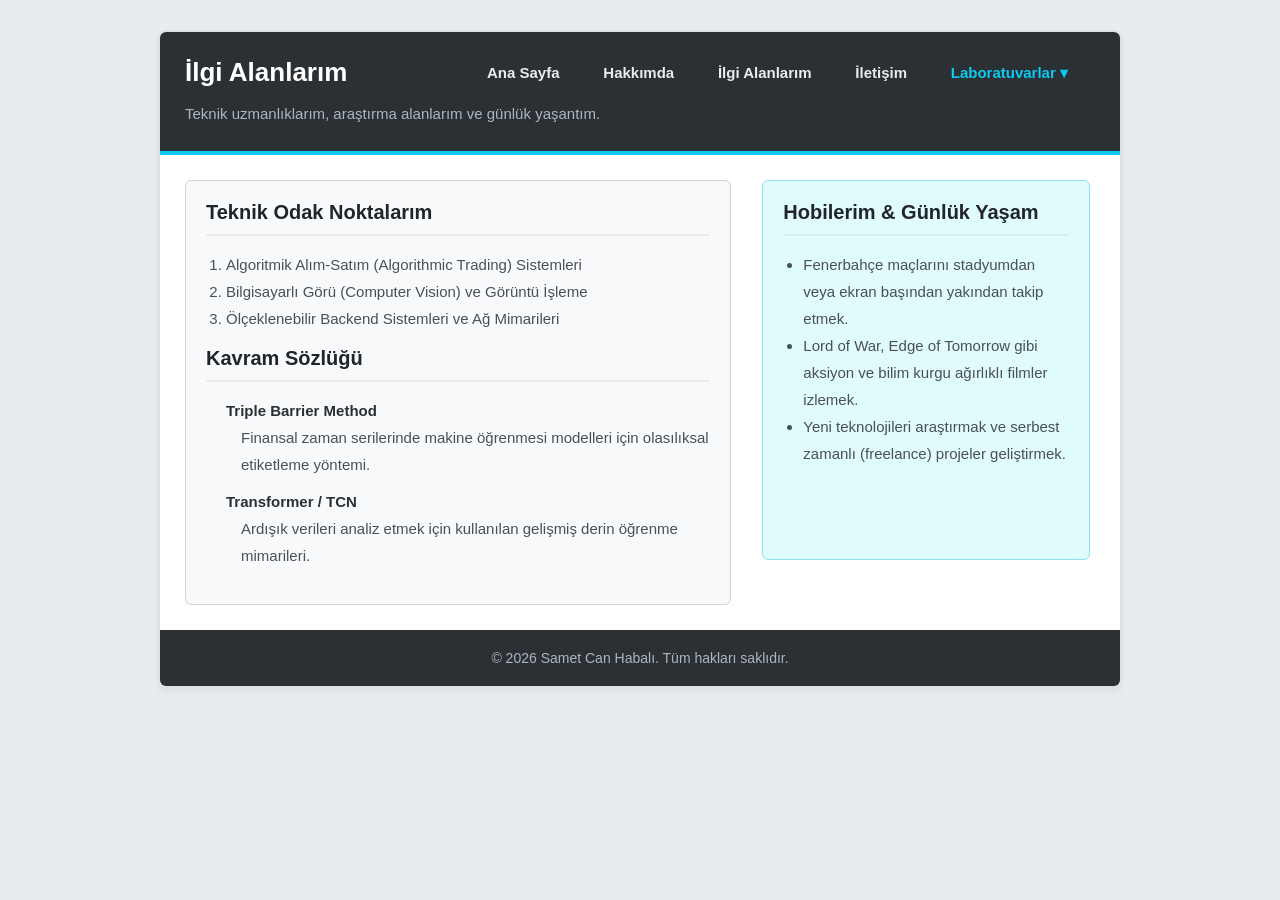
<file: interests.html>
<!DOCTYPE html>
<html lang="tr">
<head>
    <meta charset="UTF-8">
    <title>Samet Can Habalı | İlgi Alanlarım</title>
    <style>
        h1, h2, p, a, li, dt, dd { font-family: 'Segoe UI', Tahoma, Geneva, Verdana, sans-serif; margin: 0; }
        body { background-color: #e9ecef; padding: 30px; margin: 0; }
        .container { width: 960px; margin: 0 auto; background-color: #ffffff; border: 2px solid #dee2e6; border-radius: 8px; box-shadow: 0 4px 6px rgba(0,0,0,0.05); }
        header { background-color: #2b3035; color: #ffffff; padding: 25px; border-bottom: 4px solid #0dcaf0; border-top-left-radius: 6px; border-top-right-radius: 6px; }
        header h1 { display: inline-block; font-size: 26px; color: #ffffff; width: 30%; vertical-align: middle; white-space: nowrap; }
        header nav { display: inline-block; width: 68%; text-align: right; vertical-align: middle; white-space: nowrap; }
        header nav ul { list-style: none; margin: 0; padding: 0; }
        header nav ul li { display: inline-block; margin-left: 10px; }
        header nav ul li a { text-decoration: none; color: #e9ecef; padding: 10px 15px; border-radius: 5px; transition: all 0.3s ease; font-weight: bold; }
        header nav ul li a:hover, header nav ul li a.active { background-color: #0dcaf0; color: #2b3035; }
        .header-desc { margin-top: 15px; color: #adb5bd; font-size: 15px; line-height: 1.5; }
        main { padding: 25px; }
        .content-box, .sidebar-box { display: inline-block; vertical-align: top; padding: 20px; box-sizing: border-box; border-radius: 6px; min-height: 380px; }
        .content-box { width: 60%; background-color: #f8f9fa; border: 1px solid #ced4da; margin-right: 3%; }
        .sidebar-box { width: 36%; background-color: #e0fbfc; border: 1px solid #90e0ef; }
        .content-box h2, .sidebar-box h2 { font-size: 20px; color: #212529; border-bottom: 2px solid rgba(0,0,0,0.05); padding-bottom: 10px; margin-bottom: 15px; }
        main p { font-size: 15px; color: #495057; line-height: 1.8; text-align: justify; margin-bottom: 12px; }
        ol, ul, dl { padding-left: 20px; color: #495057; line-height: 1.8; font-size: 15px; margin-bottom: 15px; }
        dt { font-weight: bold; margin-top: 10px; color: #2b3035; }
        dd { margin-left: 15px; margin-bottom: 10px; }
        /* Gelişmiş Açılır Menü (Dropdown) Stilleri */
        header nav ul li.dropdown { position: relative; display: inline-block; }
        header nav ul li.dropdown .dropdown-content {
            display: none;
            position: absolute;
            background-color: #2b3035;
            min-width: 220px; /* Metinler sığsın diye genişlettik */
            box-shadow: 0px 8px 16px rgba(0,0,0,0.3);
            z-index: 1000;
            top: 100%;
            right: 0; /* Sağa hizalayarak taşmayı önledik */
            border-radius: 5px;
            overflow: hidden;
            border: 1px solid #495057;
        }
        header nav ul li.dropdown:hover .dropdown-content { display: block; }
        header nav ul li.dropdown .dropdown-content a {
            display: block;
            padding: 12px 16px;
            text-align: left;
            border-radius: 0;
            margin: 0;
            border-bottom: 1px solid rgba(255,255,255,0.05); /* Şık bir ayırıcı çizgi */
        }
        header nav ul li.dropdown .dropdown-content a:last-child { border-bottom: none; }
        header nav ul li.dropdown .dropdown-content a:hover {
            background-color: #0dcaf0;
            color: #2b3035;
        }

        footer { text-align: center; padding: 20px; background-color: #2b3035; color: #adb5bd; border-bottom-left-radius: 6px; border-bottom-right-radius: 6px; }
        footer p { font-size: 14px; }
    </style>
</head>
<body>
    <div class="container">
        <header>
            <h1>İlgi Alanlarım</h1>
            <nav>
                <ul>
                    <li><a href="index.html">Ana Sayfa</a></li>
                    <li><a href="about.html">Hakkımda</a></li>
                    <li><a href="interests.html">İlgi Alanlarım</a></li>
                    <li><a href="contact.html">İletişim</a></li>
                    <li class="dropdown">
                        <a href="javascript:void(0)" style="cursor: pointer; color: #0dcaf0;">Laboratuvarlar ▾</a>
                        <div class="dropdown-content">
                            <a href="flexbox.html">📌 CSS: Flexbox</a>
                            <a href="lab-position.html">📌 CSS: Position</a>
                            <a href="not-hesaplama.html">⚡ JS: Not Hesaplama</a>
                            <a href="birim-donusturucu.html">⚡ JS: Birim Dön.</a>
                            <a href="hafta7.html">🚀 B&JS: Etkinlik Kayıt</a>
                        </div>
                    </li>
                </ul>
            </nav>
            <p class="header-desc">Teknik uzmanlıklarım, araştırma alanlarım ve günlük yaşantım.</p>
        </header>
        <main>
            <div class="content-box">
                <h2>Teknik Odak Noktalarım</h2>
                <ol>
                    <li>Algoritmik Alım-Satım (Algorithmic Trading) Sistemleri</li>
                    <li>Bilgisayarlı Görü (Computer Vision) ve Görüntü İşleme</li>
                    <li>Ölçeklenebilir Backend Sistemleri ve Ağ Mimarileri</li>
                </ol>
                <h2>Kavram Sözlüğü</h2>
                <dl>
                    <dt>Triple Barrier Method</dt>
                    <dd>Finansal zaman serilerinde makine öğrenmesi modelleri için olasılıksal etiketleme yöntemi.</dd>
                    <dt>Transformer / TCN</dt>
                    <dd>Ardışık verileri analiz etmek için kullanılan gelişmiş derin öğrenme mimarileri.</dd>
                </dl>
            </div>
            <div class="sidebar-box">
                <h2>Hobilerim & Günlük Yaşam</h2>
                <ul>
                    <li>Fenerbahçe maçlarını stadyumdan veya ekran başından yakından takip etmek.</li>
                    <li>Lord of War, Edge of Tomorrow gibi aksiyon ve bilim kurgu ağırlıklı filmler izlemek.</li>
                    <li>Yeni teknolojileri araştırmak ve serbest zamanlı (freelance) projeler geliştirmek.</li>
                </ul>
            </div>
        </main>
        <footer>
            <p>© 2026 Samet Can Habalı. Tüm hakları saklıdır.</p>
        </footer>
    </div>
</body>
</html>
</file>
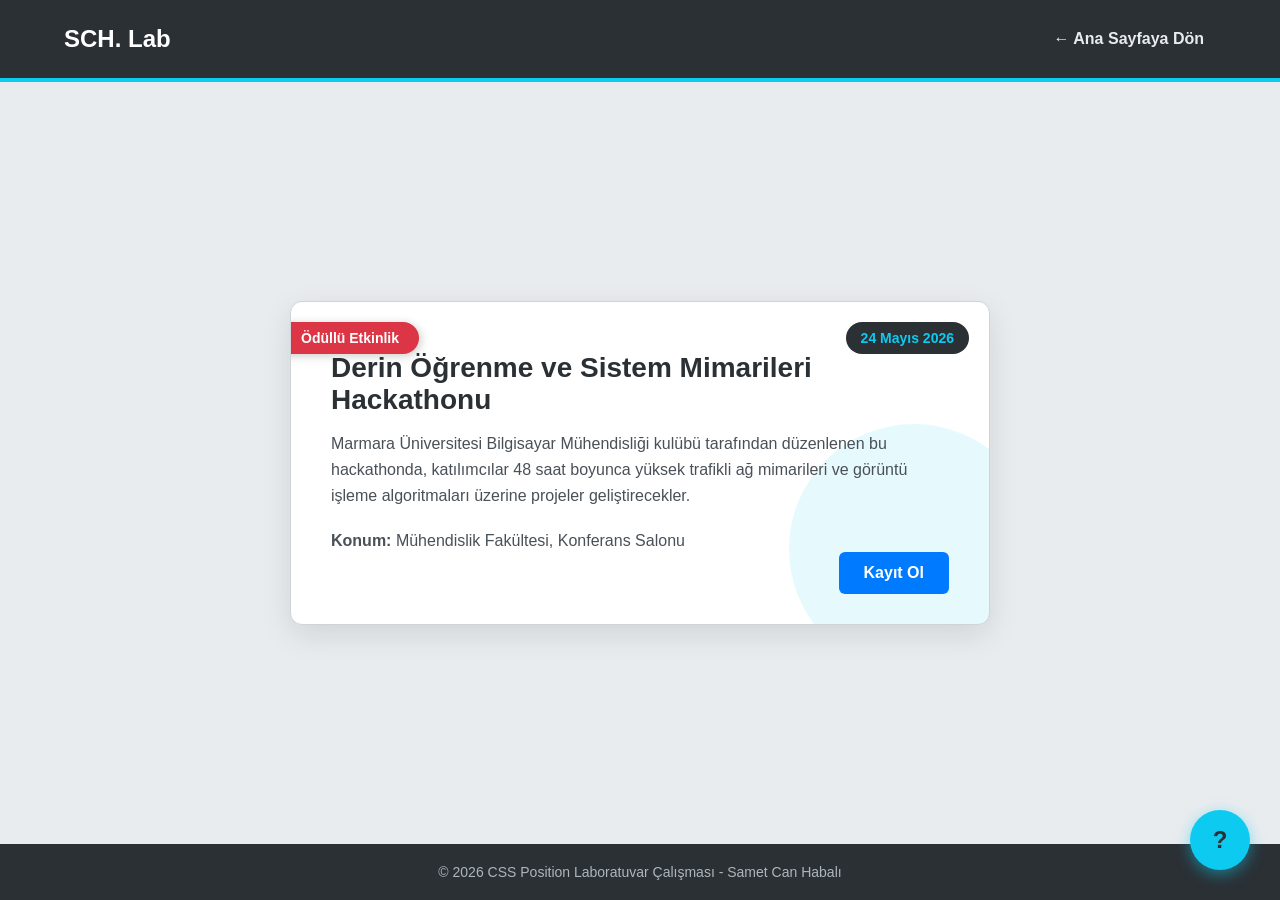
<file: lab-position.html>
<!DOCTYPE html>
<html lang="tr">
<head>
    <meta charset="UTF-8">
    <meta name="viewport" content="width=device-width, initial-scale=1.0">
    <title>Etkinlik Duyurusu | Samet Can Habalı</title>
    <style>
        /* Genel Temel Stiller (Mevcut Teman ile Uyumlu) */
        * { margin: 0; padding: 0; box-sizing: border-box; font-family: 'Segoe UI', Tahoma, Geneva, Verdana, sans-serif; }
        body { background-color: #e9ecef; color: #495057; min-height: 100vh; display: flex; flex-direction: column; }
        
        /* Kısa Başlık Alanı */
        header { background-color: #2b3035; color: #ffffff; padding: 25px 5vw; border-bottom: 4px solid #0dcaf0; display: flex; justify-content: space-between; align-items: center; }
        header h1 { font-size: 24px; color: #ffffff; white-space: nowrap; }
        nav ul { list-style: none; display: flex; gap: 15px; }
        nav ul li a { text-decoration: none; color: #e9ecef; padding: 8px 12px; border-radius: 5px; transition: all 0.3s ease; font-weight: bold; cursor: pointer; } /* Hover cursor 1 */
        nav ul li a:hover { background-color: #0dcaf0; color: #2b3035; }

        /* Ana İçerik Alanı */
        main { flex: 1; display: flex; justify-content: center; align-items: center; padding: 50px 20px; }

        /* === ÖDEVİN KALBİ: POSITION MANTIĞI === */

        /* 1. Kapsayıcı Kart - POSITION: RELATIVE */
        .announcement-card {
            position: relative;
            width: 100%;
            max-width: 700px;
            background-color: #ffffff;
            border: 1px solid #ced4da;
            border-radius: 12px;
            padding: 50px 40px;
            box-shadow: 0 10px 30px rgba(0,0,0,0.1);
            overflow: hidden; /* Dışarı taşan dekoratif objeleri kesmek için */
            transition: transform 0.4s ease, box-shadow 0.4s ease; /* Etkileşim 1: Transition */
        }

        .announcement-card:hover {
            transform: translateY(-5px);
            box-shadow: 0 15px 40px rgba(0,0,0,0.15);
        }

        /* 2. Absolute Öğe 1: Arka Plan Dekorasyonu & Z-Index */
        .bg-shape {
            position: absolute;
            bottom: -50px;
            right: -50px;
            width: 250px;
            height: 250px;
            background-color: rgba(13, 202, 240, 0.1); /* Saydam turkuaz */
            border-radius: 50%;
            z-index: 0; /* Yazıların arkasında kalması için z-index 0 */
        }

        /* Kart İçeriği (Yazıların önde durması için relative ve z-index) */
        .card-content {
            position: relative;
            z-index: 2; /* Dekorasyonun üstünde durur */
        }

        .card-content h2 { font-size: 28px; color: #2b3035; margin-bottom: 15px; }
        .card-content p { font-size: 16px; line-height: 1.6; margin-bottom: 20px; }

        /* 3. Absolute Öğe 2: Tarih Rozeti */
        .badge-date {
            position: absolute;
            top: 20px;
            right: 20px;
            background-color: #2b3035;
            color: #0dcaf0;
            padding: 8px 15px;
            border-radius: 20px;
            font-weight: bold;
            font-size: 14px;
            z-index: 3;
        }

        /* 4. Absolute Öğe 3: Durum Rozeti */
        .badge-status {
            position: absolute;
            top: 20px;
            left: -10px; /* Karttan hafif dışarı taşma efekti */
            background-color: #dc3545; /* Kırmızı */
            color: #ffffff;
            padding: 8px 20px;
            border-radius: 0 20px 20px 0;
            font-weight: bold;
            font-size: 14px;
            z-index: 3;
            box-shadow: 2px 2px 10px rgba(0,0,0,0.2);
        }

        /* 5. Absolute Öğe 4: Aksiyon Butonu */
        .action-button {
            position: absolute;
            bottom: 30px;
            right: 40px;
            background-color: #007bff;
            color: #ffffff;
            border: none;
            padding: 12px 25px;
            border-radius: 6px;
            font-weight: bold;
            font-size: 16px;
            cursor: pointer; /* Hover cursor 2 */
            z-index: 3;
            transition: background-color 0.3s;
        }

        .action-button:hover { background-color: #0056b3; }
        .action-button:active { transform: scale(0.95); } /* Etkileşim 2: Active Efekti */

        /* === 6. SABİT ÖĞE (POSITION: FIXED) & KEYFRAMES ANIMASYONU === */
        .fixed-helper {
            position: fixed;
            bottom: 30px;
            right: 30px;
            background-color: #0dcaf0;
            color: #2b3035;
            width: 60px;
            height: 60px;
            border-radius: 50%;
            display: flex;
            justify-content: center;
            align-items: center;
            font-weight: bold;
            font-size: 24px;
            box-shadow: 0 4px 15px rgba(13, 202, 240, 0.5);
            cursor: pointer; /* Hover cursor 3 */
            z-index: 999; /* Her şeyin üstünde kalması için */
            animation: pulse 2s infinite; /* Etkileşim 3: Keyframes Animasyonu */
        }

        @keyframes pulse {
            0% { box-shadow: 0 0 0 0 rgba(13, 202, 240, 0.7); }
            70% { box-shadow: 0 0 0 15px rgba(13, 202, 240, 0); }
            100% { box-shadow: 0 0 0 0 rgba(13, 202, 240, 0); }
        }

        /* Basit Alt Bilgi Alanı */
        footer { background-color: #2b3035; color: #adb5bd; text-align: center; padding: 20px; font-size: 14px; }
    </style>
</head>
<body>

    <header>
        <h1>SCH. Lab</h1>
        <nav>
            <ul>
                <!-- Ana sayfa bağlantısı burada (Şart sağlandı) -->
                <li><a href="index.html">← Ana Sayfaya Dön</a></li>
            </ul>
        </nav>
    </header>

    <main>
        <!-- KAPSAYICI KART (Relative) -->
        <div class="announcement-card">
            
            <!-- ABSOLUTE ÖĞELER -->
            <div class="bg-shape"></div>
            <div class="badge-status">Ödüllü Etkinlik</div>
            <div class="badge-date">24 Mayıs 2026</div>

            <!-- İÇERİK (Z-index ile öne alındı) -->
            <div class="card-content">
                <h2>Derin Öğrenme ve Sistem Mimarileri Hackathonu</h2>
                <p>Marmara Üniversitesi Bilgisayar Mühendisliği kulübü tarafından düzenlenen bu hackathonda, katılımcılar 48 saat boyunca yüksek trafikli ağ mimarileri ve görüntü işleme algoritmaları üzerine projeler geliştirecekler.</p>
                <p><strong>Konum:</strong> Mühendislik Fakültesi, Konferans Salonu</p>
            </div>

            <!-- ABSOLUTE BUTON -->
            <button class="action-button">Kayıt Ol</button>

        </div>
    </main>

    <!-- FIXED YARDIMCI ÖĞE -->
    <div class="fixed-helper" title="Yardım ve Canlı Destek">?</div>

    <footer>
        <p>© 2026 CSS Position Laboratuvar Çalışması - Samet Can Habalı</p>
    </footer>

</body>
</html>
</file>
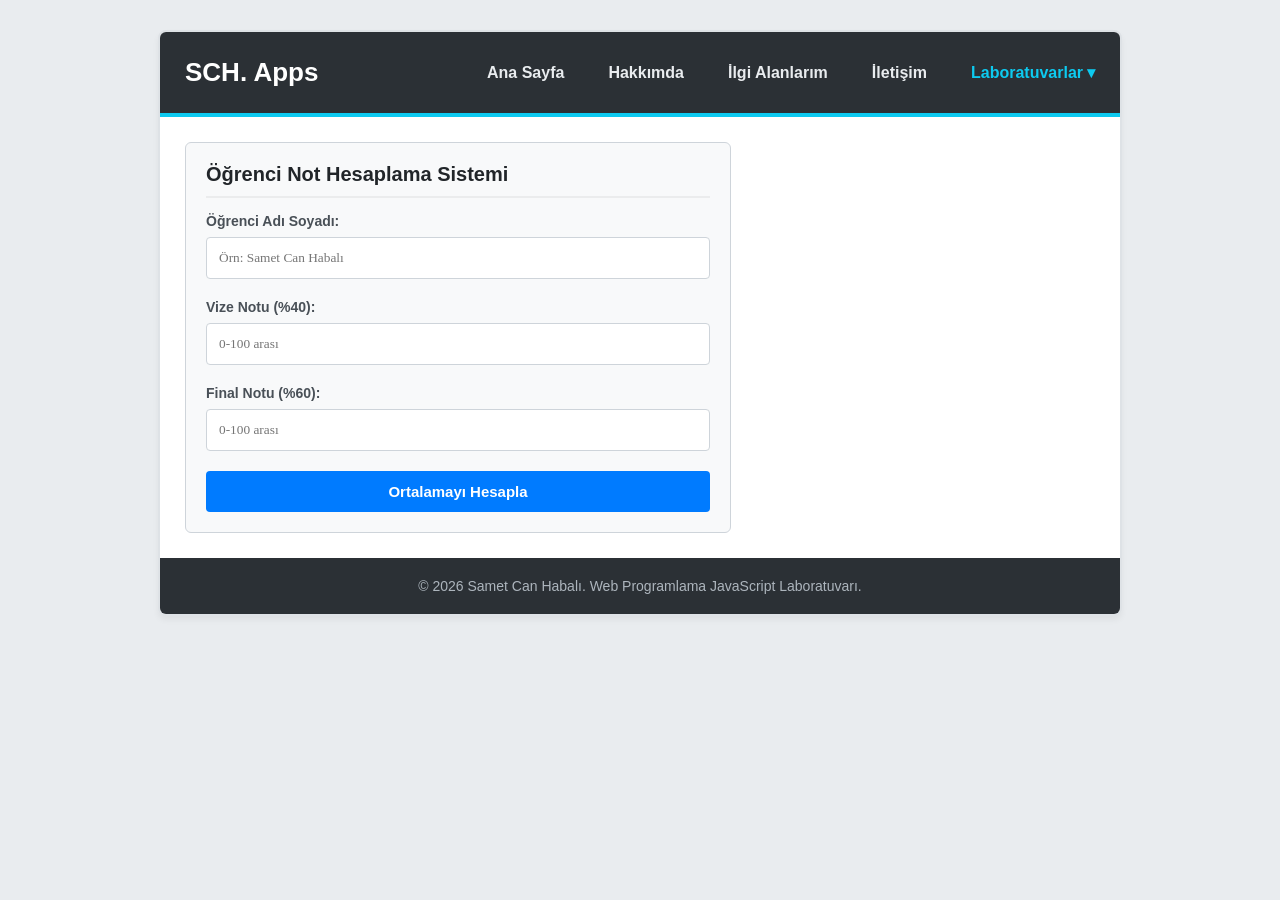
<file: not-hesaplama.html>
<!DOCTYPE html>
<html lang="tr">
<head>
    <meta charset="UTF-8">
    <title>Not Hesaplama Sistemi | Samet Can Habalı</title>
    <style>
        /* Standart Site Stilleri */
        h1, h2, h3, p, a, li, label { font-family: 'Segoe UI', Tahoma, Geneva, Verdana, sans-serif; margin: 0; }
        body { background-color: #e9ecef; padding: 30px; margin: 0; }
        .container { width: 960px; margin: 0 auto; background-color: #ffffff; border: 2px solid #dee2e6; border-radius: 8px; box-shadow: 0 4px 6px rgba(0,0,0,0.05); }
        header { background-color: #2b3035; color: #ffffff; padding: 25px; border-bottom: 4px solid #0dcaf0; border-top-left-radius: 6px; border-top-right-radius: 6px; }
        header h1 { display: inline-block; font-size: 26px; color: #ffffff; width: 30%; vertical-align: middle; white-space: nowrap; }
        header nav { display: inline-block; width: 68%; text-align: right; vertical-align: middle; white-space: nowrap; }
        header nav ul { list-style: none; margin: 0; padding: 0; }
        header nav ul li { display: inline-block; margin-left: 10px; }
        header nav ul li a { text-decoration: none; color: #e9ecef; padding: 10px 15px; border-radius: 5px; transition: all 0.3s ease; font-weight: bold; }
        header nav ul li a:hover { background-color: #0dcaf0; color: #2b3035; }
        
        /* Açılır Menü Stili */
        header nav ul li.dropdown { position: relative; display: inline-block; }
        header nav ul li.dropdown .dropdown-content { display: none; position: absolute; background-color: #2b3035; min-width: 180px; box-shadow: 0px 8px 16px rgba(0,0,0,0.3); z-index: 1000; top: 100%; left: 0; border-radius: 5px; overflow: hidden; }
        header nav ul li.dropdown:hover .dropdown-content { display: block; }
        header nav ul li.dropdown .dropdown-content a { display: block; padding: 12px 16px; text-align: left; border-radius: 0; margin: 0; }
        header nav ul li.dropdown .dropdown-content a:hover { background-color: #0dcaf0; color: #2b3035; }

        /* İçerik Düzeni */
        main { padding: 25px; }
        .content-box, .sidebar-box { display: inline-block; vertical-align: top; padding: 20px; box-sizing: border-box; border-radius: 6px; min-height: 380px; }
        .content-box { width: 60%; background-color: #f8f9fa; border: 1px solid #ced4da; margin-right: 3%; }
        .sidebar-box { width: 36%; background-color: #e0fbfc; border: 1px solid #90e0ef; }
        .content-box h2, .sidebar-box h2 { font-size: 20px; color: #212529; border-bottom: 2px solid rgba(0,0,0,0.05); padding-bottom: 10px; margin-bottom: 15px; }
        main p { font-size: 15px; color: #495057; line-height: 1.8; text-align: justify; margin-bottom: 12px; }

        /* JS Form Stilleri */
        .app-form label { display: block; margin-bottom: 8px; font-weight: bold; color: #495057; font-size: 14px; }
        .app-form input { width: 100%; padding: 12px; margin-bottom: 20px; border: 1px solid #ced4da; border-radius: 4px; box-sizing: border-box; font-family: inherit; }
        .btn-submit { width: 100%; padding: 12px; background-color: #007bff; color: white; border: none; border-radius: 4px; font-weight: bold; font-size: 15px; cursor: pointer; transition: 0.3s; }
        .btn-submit:hover { background-color: #0056b3; }
        
        .result-box { display: none; margin-top: 25px; padding: 15px; background-color: #ffffff; border-left: 5px solid #0dcaf0; box-shadow: 0 2px 8px rgba(0,0,0,0.05); }
        .result-box h3 { margin-bottom: 10px; color: #2b3035; }
        .pass { color: #198754; font-weight: bold; }
        .fail { color: #dc3545; font-weight: bold; }

        footer { text-align: center; padding: 20px; background-color: #2b3035; color: #adb5bd; border-bottom-left-radius: 6px; border-bottom-right-radius: 6px; font-size: 14px; }
    </style>
</head>
<body>
    <div class="container">
        <header>
            <h1>SCH. Apps</h1>
            <nav>
                <ul>
                    <li><a href="index.html">Ana Sayfa</a></li>
                    <li><a href="about.html">Hakkımda</a></li>
                    <li><a href="interests.html">İlgi Alanlarım</a></li>
                    <li><a href="contact.html">İletişim</a></li>
                    <li class="dropdown">
                        <a href="javascript:void(0)" style="cursor: pointer; color: #0dcaf0;">Laboratuvarlar ▾</a>
                        <div class="dropdown-content">
                            <a href="flexbox.html">📌 CSS: Flexbox</a>
                            <a href="lab-position.html">📌 CSS: Position</a>
                            <a href="not-hesaplama.html">⚡ JS: Not Hesaplama</a>
                            <a href="birim-donusturucu.html">⚡ JS: Birim Dön.</a>
                            <a href="hafta7.html">🚀 B&JS: Etkinlik Kayıt</a>
                        </div>
                    </li>
                </ul>
            </nav>
        </header>
        <main>
            <div class="content-box">
                <h2>Öğrenci Not Hesaplama Sistemi</h2>
                <div class="app-form">
                    <label for="adSoyad">Öğrenci Adı Soyadı:</label>
                    <input type="text" id="adSoyad" placeholder="Örn: Samet Can Habalı">

                    <label for="vize">Vize Notu (%40):</label>
                    <input type="number" id="vize" placeholder="0-100 arası">

                    <label for="final">Final Notu (%60):</label>
                    <input type="number" id="final" placeholder="0-100 arası">

                    <button type="button" class="btn-submit" onclick="hesapla()">Ortalamayı Hesapla</button>
                </div>

                <div id="sonucAlani" class="result-box">
                    <h3 id="sonucIsim">-</h3>
                    <p><strong>Ortalama:</strong> <span id="sonucOrtalama">-</span></p>
                    <p><strong>Harf Notu:</strong> <span id="sonucHarf">-</span></p>
                    <p><strong>Durum:</strong> <span id="sonucDurum">-</span></p>
                </div>
            </div>
        </main>
        <footer>
            <p>© 2026 Samet Can Habalı. Web Programlama JavaScript Laboratuvarı.</p>
        </footer>
    </div>

    <script>
        function hesapla() {
            const adSoyad = document.getElementById("adSoyad").value;
            const vize = parseFloat(document.getElementById("vize").value);
            const final = parseFloat(document.getElementById("final").value);

            if(!adSoyad || isNaN(vize) || isNaN(final) || vize < 0 || vize > 100 || final < 0 || final > 100) {
                alert("Lütfen tüm alanları geçerli değerlerle doldurunuz.");
                return;
            }

            const ortalama = (vize * 0.4) + (final * 0.6);
            let harfNotu = "";

            if(ortalama >= 90) harfNotu = "AA";
            else if(ortalama >= 85) harfNotu = "BA";
            else if(ortalama >= 80) harfNotu = "BB";
            else if(ortalama >= 75) harfNotu = "CB";
            else if(ortalama >= 65) harfNotu = "CC";
            else if(ortalama >= 60) harfNotu = "DC";
            else if(ortalama >= 50) harfNotu = "DD";
            else harfNotu = "FF";

            const durumMetni = (ortalama >= 50) ? "Geçti" : "Kaldı";
            const durumClass = (ortalama >= 50) ? "pass" : "fail";

            document.getElementById("sonucIsim").innerText = adSoyad;
            document.getElementById("sonucOrtalama").innerText = ortalama.toFixed(2);
            document.getElementById("sonucHarf").innerText = harfNotu;
            
            const durumElementi = document.getElementById("sonucDurum");
            durumElementi.innerText = durumMetni;
            durumElementi.className = durumClass;

            document.getElementById("sonucAlani").style.display = "block";
        }
    </script>
</body>
</html>
</file>
<file: styles/hafta7.css>
/* Bootstrap'in default fontunu senin sitene uyumlu hale getirelim */
body {
    font-family: 'Segoe UI', Tahoma, Geneva, Verdana, sans-serif;
    transition: background-color 0.3s ease, color 0.3s ease;
}

/* Kartların üzerine gelince hafif kalkma efekti */
.card {
    transition: transform 0.3s ease, box-shadow 0.3s ease;
}

.card:hover {
    transform: translateY(-5px);
    box-shadow: 0 10px 20px rgba(0,0,0,0.15) !important;
}

/* Form alanı odaklanma rengini turkuaz/info yapalım */
.form-control:focus, .form-select:focus {
    border-color: #0dcaf0;
    box-shadow: 0 0 0 0.25rem rgba(13, 202, 240, 0.25);
}
</file>
